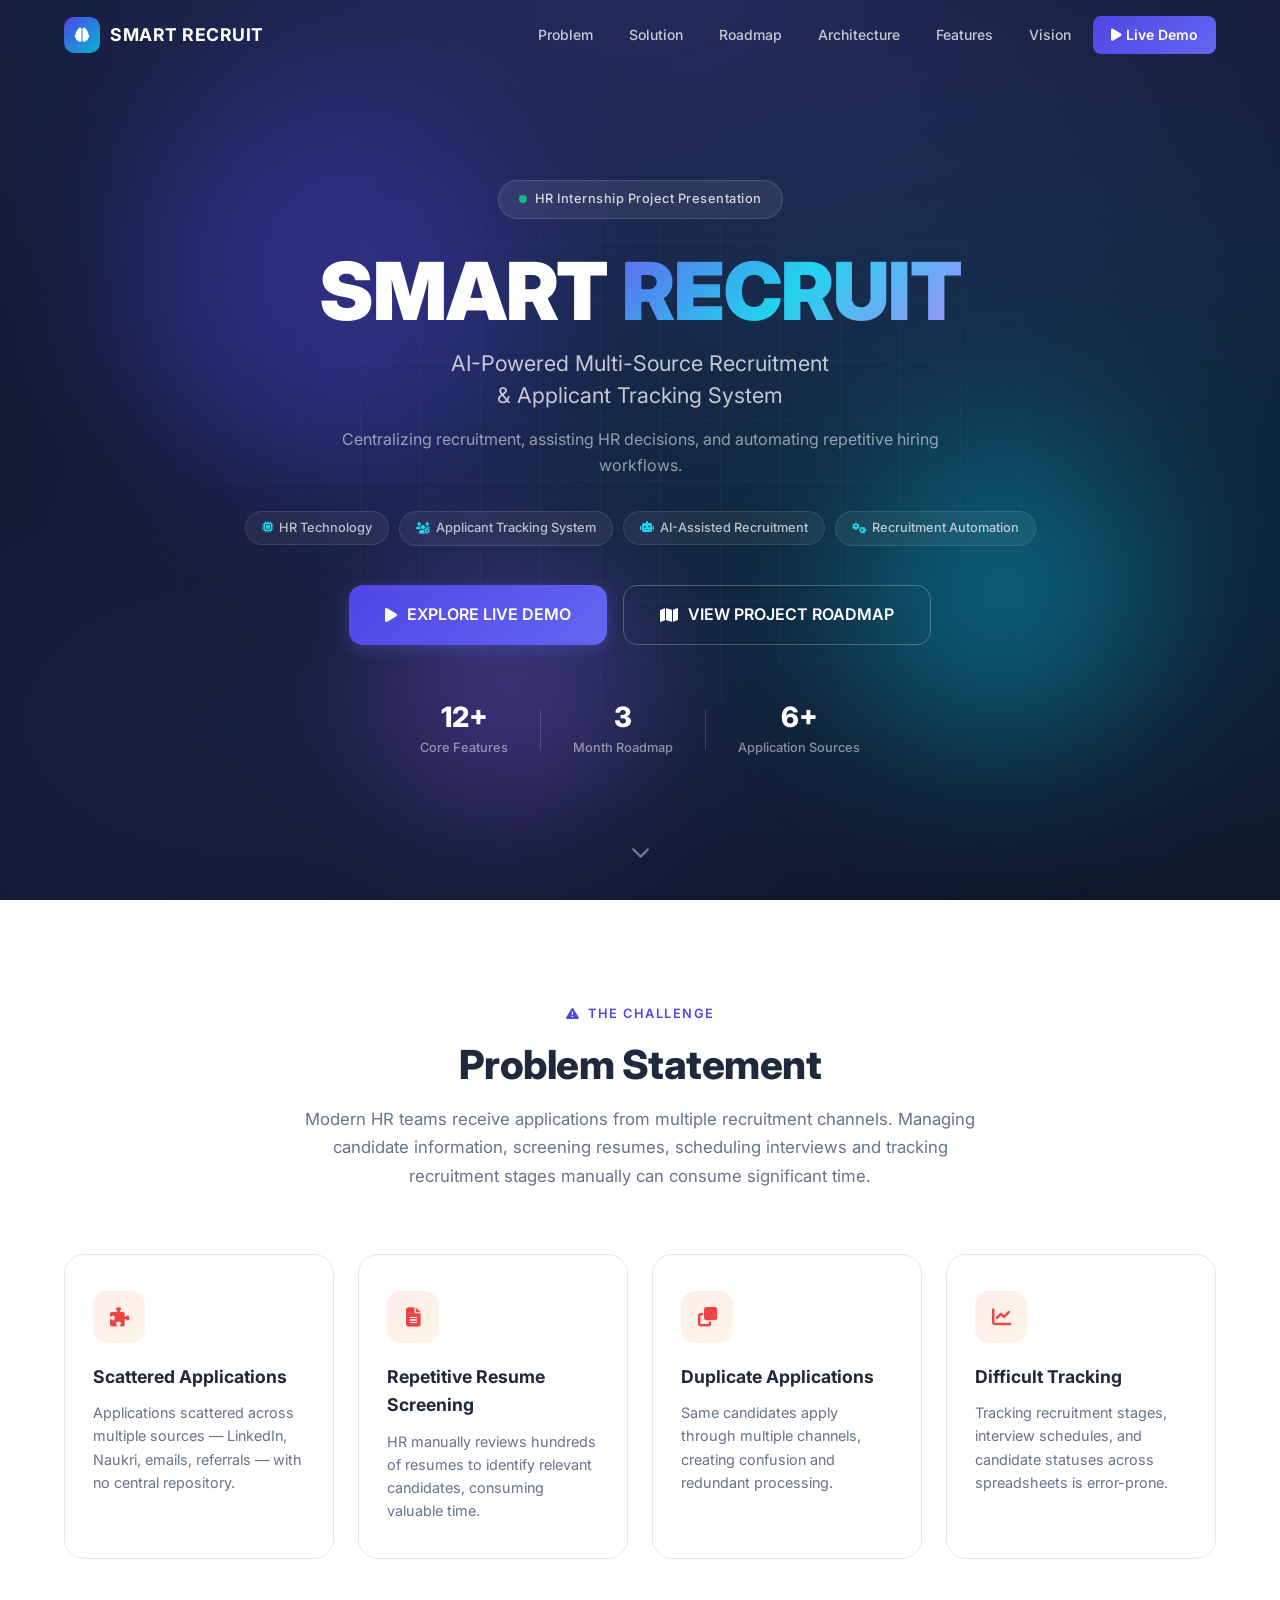
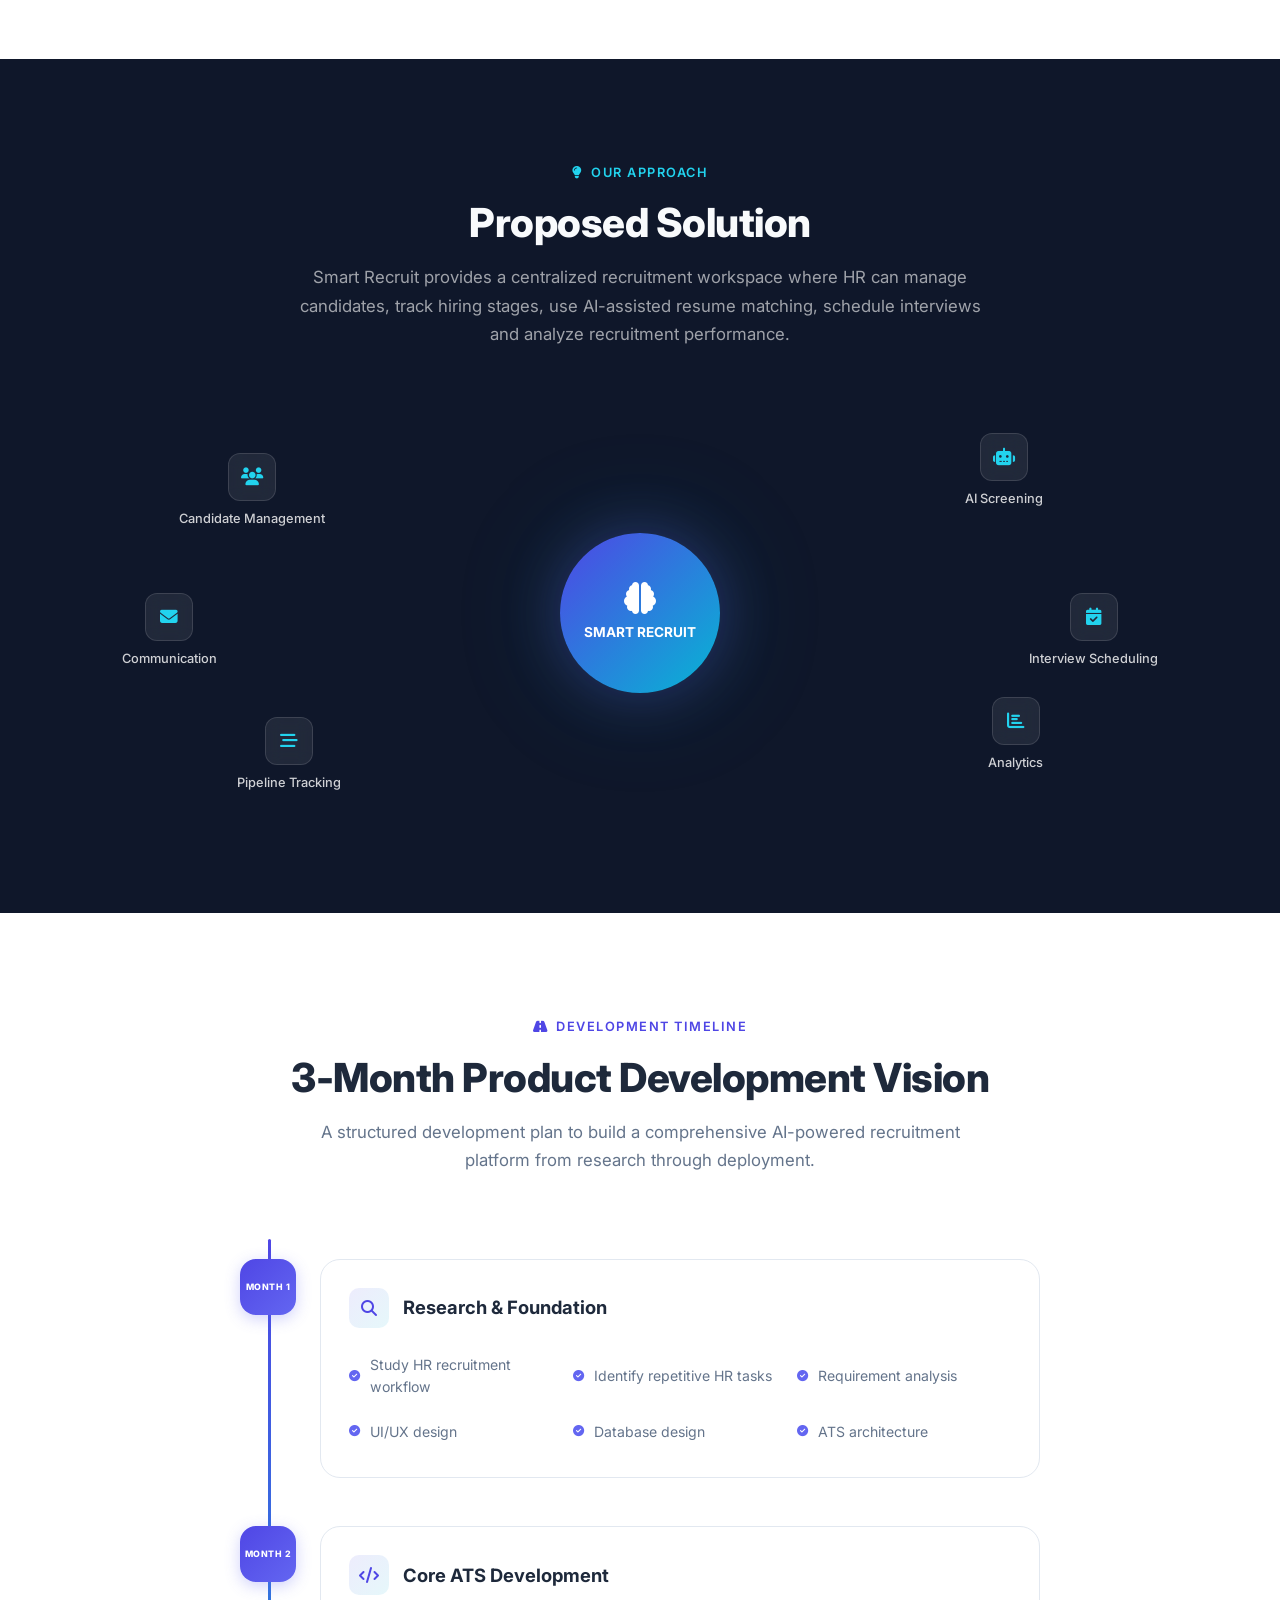
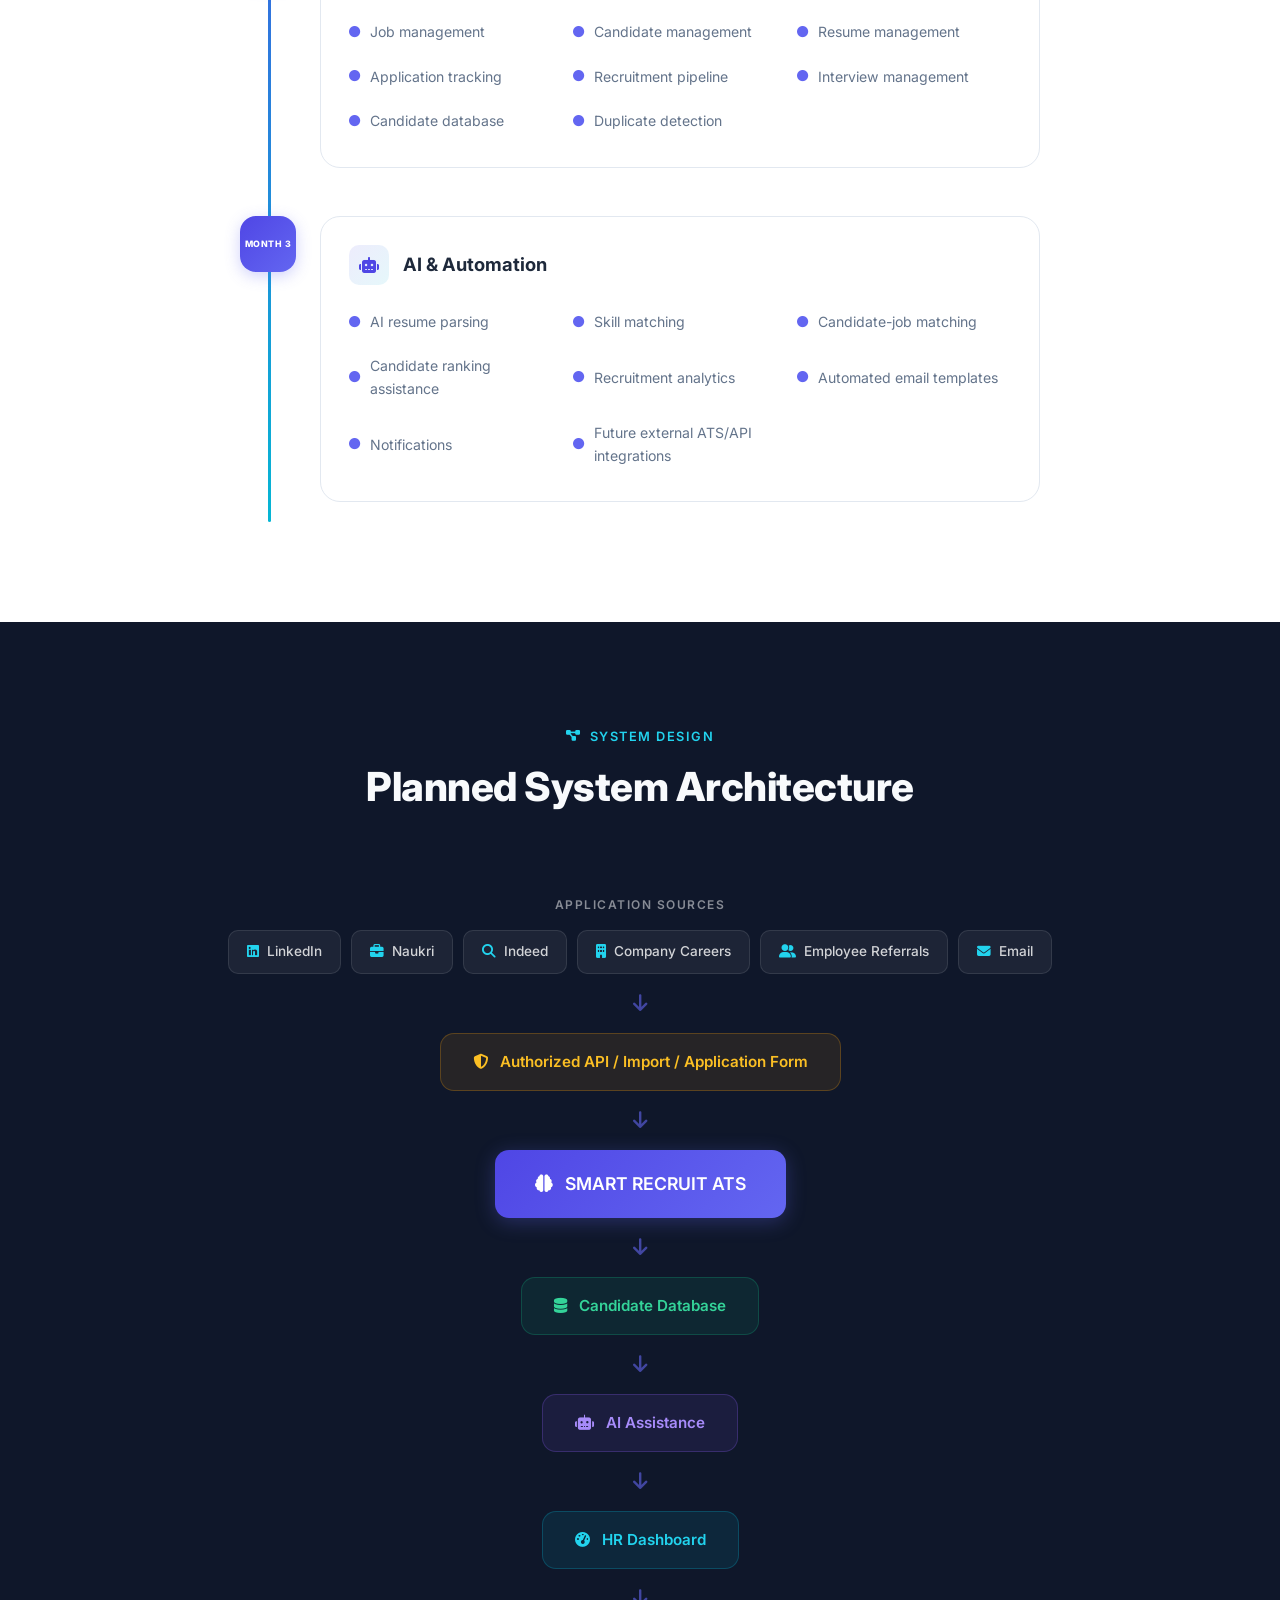
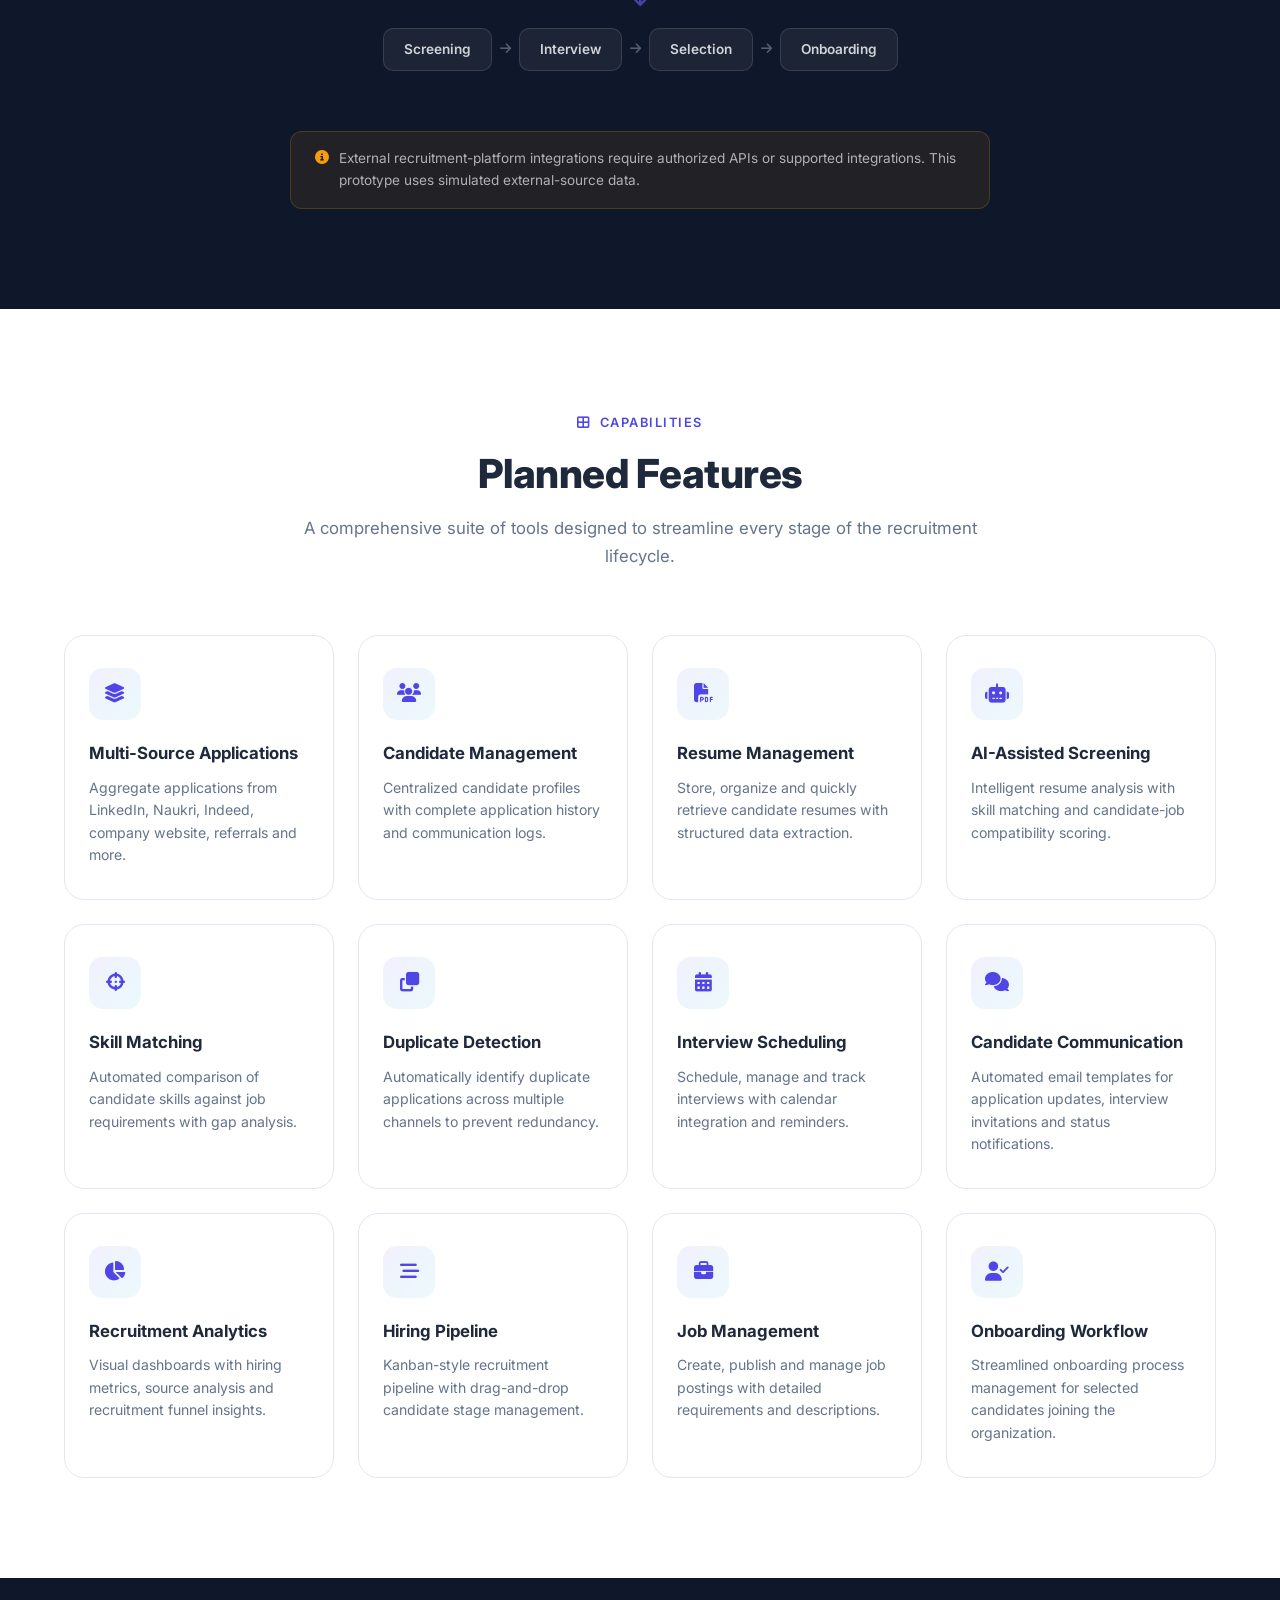
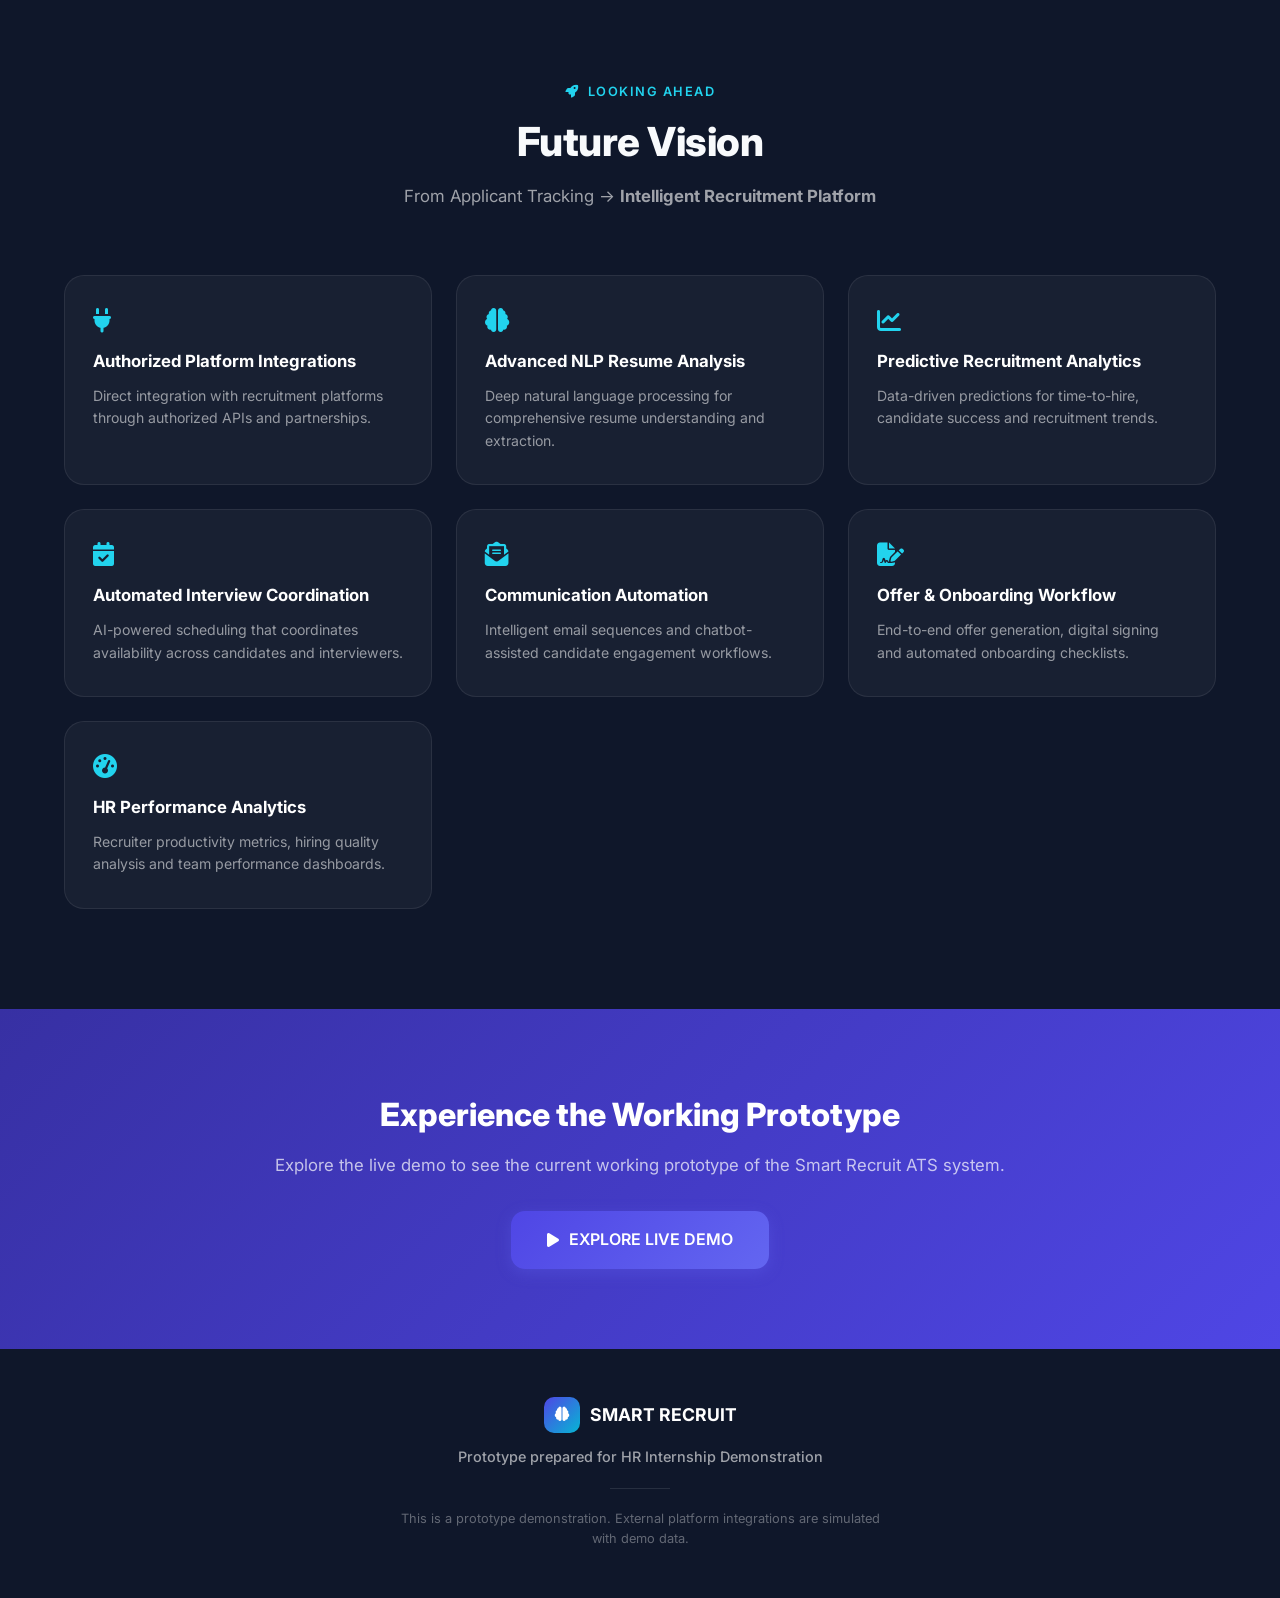
<file: index.html>
<!DOCTYPE html>
<html lang="en">
<head>
    <meta charset="UTF-8">
    <meta name="viewport" content="width=device-width, initial-scale=1.0">
    <title>SMART RECRUIT — AI-Powered Multi-Source Recruitment & ATS</title>
    <meta name="description" content="Smart Recruit is an AI-Powered Multi-Source Recruitment & Applicant Tracking System that centralizes recruitment, assists HR decisions, and automates repetitive hiring workflows.">
    <link rel="preconnect" href="https://fonts.googleapis.com">
    <link rel="preconnect" href="https://fonts.gstatic.com" crossorigin>
    <link href="https://fonts.googleapis.com/css2?family=Inter:wght@300;400;500;600;700;800;900&display=swap" rel="stylesheet">
    <link rel="stylesheet" href="https://cdnjs.cloudflare.com/ajax/libs/font-awesome/6.5.1/css/all.min.css">
    <link rel="stylesheet" href="css/overview.css">
</head>
<body>
    <!-- Navigation -->
    <nav class="nav" id="mainNav">
        <div class="nav-container">
            <a href="#" class="nav-logo">
                <div class="logo-icon"><i class="fas fa-brain"></i></div>
                <span>SMART RECRUIT</span>
            </a>
            <div class="nav-links" id="navLinks">
                <a href="#problem">Problem</a>
                <a href="#solution">Solution</a>
                <a href="#roadmap">Roadmap</a>
                <a href="#architecture">Architecture</a>
                <a href="#features">Features</a>
                <a href="#vision">Vision</a>
                <a href="app.html" class="nav-cta"><i class="fas fa-play"></i> Live Demo</a>
            </div>
            <button class="nav-toggle" id="navToggle" aria-label="Toggle navigation">
                <span></span><span></span><span></span>
            </button>
        </div>
    </nav>

    <!-- Hero Section -->
    <section class="hero" id="hero">
        <div class="hero-bg">
            <div class="hero-gradient"></div>
            <div class="hero-grid"></div>
            <div class="hero-orb hero-orb-1"></div>
            <div class="hero-orb hero-orb-2"></div>
            <div class="hero-orb hero-orb-3"></div>
        </div>
        <div class="hero-content">
            <div class="hero-eyebrow" data-animate="fade-up">
                <span class="eyebrow-dot"></span>
                HR Internship Project Presentation
            </div>
            <h1 class="hero-title" data-animate="fade-up" data-delay="100">
                SMART <span class="gradient-text">RECRUIT</span>
            </h1>
            <p class="hero-subtitle" data-animate="fade-up" data-delay="200">
                AI-Powered Multi-Source Recruitment<br>& Applicant Tracking System
            </p>
            <p class="hero-description" data-animate="fade-up" data-delay="300">
                Centralizing recruitment, assisting HR decisions, and automating repetitive hiring workflows.
            </p>
            <div class="hero-badges" data-animate="fade-up" data-delay="400">
                <span class="badge"><i class="fas fa-microchip"></i> HR Technology</span>
                <span class="badge"><i class="fas fa-users-cog"></i> Applicant Tracking System</span>
                <span class="badge"><i class="fas fa-robot"></i> AI-Assisted Recruitment</span>
                <span class="badge"><i class="fas fa-cogs"></i> Recruitment Automation</span>
            </div>
            <div class="hero-actions" data-animate="fade-up" data-delay="500">
                <a href="app.html" class="btn btn-primary btn-lg">
                    <i class="fas fa-play"></i> EXPLORE LIVE DEMO
                    <span class="btn-shine"></span>
                </a>
                <a href="#roadmap" class="btn btn-outline btn-lg">
                    <i class="fas fa-map"></i> VIEW PROJECT ROADMAP
                </a>
            </div>
            <div class="hero-stats" data-animate="fade-up" data-delay="600">
                <div class="hero-stat">
                    <span class="hero-stat-value">12+</span>
                    <span class="hero-stat-label">Core Features</span>
                </div>
                <div class="hero-stat-divider"></div>
                <div class="hero-stat">
                    <span class="hero-stat-value">3</span>
                    <span class="hero-stat-label">Month Roadmap</span>
                </div>
                <div class="hero-stat-divider"></div>
                <div class="hero-stat">
                    <span class="hero-stat-value">6+</span>
                    <span class="hero-stat-label">Application Sources</span>
                </div>
            </div>
        </div>
        <div class="hero-scroll">
            <a href="#problem"><i class="fas fa-chevron-down"></i></a>
        </div>
    </section>

    <!-- Problem Statement -->
    <section class="section" id="problem">
        <div class="container">
            <div class="section-header" data-animate="fade-up">
                <span class="section-tag"><i class="fas fa-exclamation-triangle"></i> The Challenge</span>
                <h2 class="section-title">Problem Statement</h2>
                <p class="section-desc">
                    Modern HR teams receive applications from multiple recruitment channels. Managing candidate information, screening resumes, scheduling interviews and tracking recruitment stages manually can consume significant time.
                </p>
            </div>
            <div class="problem-grid" data-animate="fade-up" data-delay="200">
                <div class="problem-card">
                    <div class="problem-icon"><i class="fas fa-puzzle-piece"></i></div>
                    <h3>Scattered Applications</h3>
                    <p>Applications scattered across multiple sources — LinkedIn, Naukri, emails, referrals — with no central repository.</p>
                </div>
                <div class="problem-card">
                    <div class="problem-icon"><i class="fas fa-file-alt"></i></div>
                    <h3>Repetitive Resume Screening</h3>
                    <p>HR manually reviews hundreds of resumes to identify relevant candidates, consuming valuable time.</p>
                </div>
                <div class="problem-card">
                    <div class="problem-icon"><i class="fas fa-clone"></i></div>
                    <h3>Duplicate Applications</h3>
                    <p>Same candidates apply through multiple channels, creating confusion and redundant processing.</p>
                </div>
                <div class="problem-card">
                    <div class="problem-icon"><i class="fas fa-chart-line"></i></div>
                    <h3>Difficult Tracking</h3>
                    <p>Tracking recruitment stages, interview schedules, and candidate statuses across spreadsheets is error-prone.</p>
                </div>
            </div>
        </div>
    </section>

    <!-- Solution -->
    <section class="section section-dark" id="solution">
        <div class="container">
            <div class="section-header" data-animate="fade-up">
                <span class="section-tag"><i class="fas fa-lightbulb"></i> Our Approach</span>
                <h2 class="section-title">Proposed Solution</h2>
                <p class="section-desc">
                    Smart Recruit provides a centralized recruitment workspace where HR can manage candidates, track hiring stages, use AI-assisted resume matching, schedule interviews and analyze recruitment performance.
                </p>
            </div>
            <div class="solution-visual" data-animate="fade-up" data-delay="200">
                <div class="solution-center">
                    <div class="solution-hub">
                        <i class="fas fa-brain"></i>
                        <span>SMART RECRUIT</span>
                    </div>
                </div>
                <div class="solution-nodes">
                    <div class="solution-node" style="--i:0"><i class="fas fa-users"></i><span>Candidate Management</span></div>
                    <div class="solution-node" style="--i:1"><i class="fas fa-robot"></i><span>AI Screening</span></div>
                    <div class="solution-node" style="--i:2"><i class="fas fa-calendar-check"></i><span>Interview Scheduling</span></div>
                    <div class="solution-node" style="--i:3"><i class="fas fa-chart-bar"></i><span>Analytics</span></div>
                    <div class="solution-node" style="--i:4"><i class="fas fa-stream"></i><span>Pipeline Tracking</span></div>
                    <div class="solution-node" style="--i:5"><i class="fas fa-envelope"></i><span>Communication</span></div>
                </div>
            </div>
        </div>
    </section>

    <!-- Roadmap -->
    <section class="section" id="roadmap">
        <div class="container">
            <div class="section-header" data-animate="fade-up">
                <span class="section-tag"><i class="fas fa-road"></i> Development Timeline</span>
                <h2 class="section-title">3-Month Product Development Vision</h2>
                <p class="section-desc">
                    A structured development plan to build a comprehensive AI-powered recruitment platform from research through deployment.
                </p>
            </div>
            <div class="timeline" data-animate="fade-up" data-delay="200">
                <div class="timeline-line"></div>

                <div class="timeline-item">
                    <div class="timeline-marker">
                        <div class="timeline-month">MONTH 1</div>
                    </div>
                    <div class="timeline-card">
                        <div class="timeline-card-header">
                            <span class="timeline-icon"><i class="fas fa-search"></i></span>
                            <h3>Research & Foundation</h3>
                        </div>
                        <ul class="timeline-list">
                            <li><i class="fas fa-check-circle"></i> Study HR recruitment workflow</li>
                            <li><i class="fas fa-check-circle"></i> Identify repetitive HR tasks</li>
                            <li><i class="fas fa-check-circle"></i> Requirement analysis</li>
                            <li><i class="fas fa-check-circle"></i> UI/UX design</li>
                            <li><i class="fas fa-check-circle"></i> Database design</li>
                            <li><i class="fas fa-check-circle"></i> ATS architecture</li>
                        </ul>
                    </div>
                </div>

                <div class="timeline-item">
                    <div class="timeline-marker">
                        <div class="timeline-month">MONTH 2</div>
                    </div>
                    <div class="timeline-card">
                        <div class="timeline-card-header">
                            <span class="timeline-icon"><i class="fas fa-code"></i></span>
                            <h3>Core ATS Development</h3>
                        </div>
                        <ul class="timeline-list">
                            <li><i class="fas fa-circle"></i> Job management</li>
                            <li><i class="fas fa-circle"></i> Candidate management</li>
                            <li><i class="fas fa-circle"></i> Resume management</li>
                            <li><i class="fas fa-circle"></i> Application tracking</li>
                            <li><i class="fas fa-circle"></i> Recruitment pipeline</li>
                            <li><i class="fas fa-circle"></i> Interview management</li>
                            <li><i class="fas fa-circle"></i> Candidate database</li>
                            <li><i class="fas fa-circle"></i> Duplicate detection</li>
                        </ul>
                    </div>
                </div>

                <div class="timeline-item">
                    <div class="timeline-marker">
                        <div class="timeline-month">MONTH 3</div>
                    </div>
                    <div class="timeline-card">
                        <div class="timeline-card-header">
                            <span class="timeline-icon"><i class="fas fa-robot"></i></span>
                            <h3>AI & Automation</h3>
                        </div>
                        <ul class="timeline-list">
                            <li><i class="fas fa-circle"></i> AI resume parsing</li>
                            <li><i class="fas fa-circle"></i> Skill matching</li>
                            <li><i class="fas fa-circle"></i> Candidate-job matching</li>
                            <li><i class="fas fa-circle"></i> Candidate ranking assistance</li>
                            <li><i class="fas fa-circle"></i> Recruitment analytics</li>
                            <li><i class="fas fa-circle"></i> Automated email templates</li>
                            <li><i class="fas fa-circle"></i> Notifications</li>
                            <li><i class="fas fa-circle"></i> Future external ATS/API integrations</li>
                        </ul>
                    </div>
                </div>
            </div>
        </div>
    </section>

    <!-- Architecture -->
    <section class="section section-dark" id="architecture">
        <div class="container">
            <div class="section-header" data-animate="fade-up">
                <span class="section-tag"><i class="fas fa-project-diagram"></i> System Design</span>
                <h2 class="section-title">Planned System Architecture</h2>
            </div>
            <div class="architecture" data-animate="fade-up" data-delay="200">
                <div class="arch-row">
                    <div class="arch-group">
                        <div class="arch-label">Application Sources</div>
                        <div class="arch-sources">
                            <div class="arch-source"><i class="fab fa-linkedin"></i> LinkedIn</div>
                            <div class="arch-source"><i class="fas fa-briefcase"></i> Naukri</div>
                            <div class="arch-source"><i class="fas fa-search"></i> Indeed</div>
                            <div class="arch-source"><i class="fas fa-building"></i> Company Careers</div>
                            <div class="arch-source"><i class="fas fa-user-friends"></i> Employee Referrals</div>
                            <div class="arch-source"><i class="fas fa-envelope"></i> Email</div>
                        </div>
                    </div>
                </div>
                <div class="arch-arrow"><i class="fas fa-arrow-down"></i></div>
                <div class="arch-row">
                    <div class="arch-box arch-gateway">
                        <i class="fas fa-shield-alt"></i>
                        <span>Authorized API / Import / Application Form</span>
                    </div>
                </div>
                <div class="arch-arrow"><i class="fas fa-arrow-down"></i></div>
                <div class="arch-row">
                    <div class="arch-box arch-core">
                        <i class="fas fa-brain"></i>
                        <span>SMART RECRUIT ATS</span>
                    </div>
                </div>
                <div class="arch-arrow"><i class="fas fa-arrow-down"></i></div>
                <div class="arch-row">
                    <div class="arch-box arch-db">
                        <i class="fas fa-database"></i>
                        <span>Candidate Database</span>
                    </div>
                </div>
                <div class="arch-arrow"><i class="fas fa-arrow-down"></i></div>
                <div class="arch-row">
                    <div class="arch-box arch-ai">
                        <i class="fas fa-robot"></i>
                        <span>AI Assistance</span>
                    </div>
                </div>
                <div class="arch-arrow"><i class="fas fa-arrow-down"></i></div>
                <div class="arch-row">
                    <div class="arch-box arch-dashboard">
                        <i class="fas fa-tachometer-alt"></i>
                        <span>HR Dashboard</span>
                    </div>
                </div>
                <div class="arch-arrow"><i class="fas fa-arrow-down"></i></div>
                <div class="arch-row">
                    <div class="arch-pipeline">
                        <div class="arch-stage">Screening</div>
                        <div class="arch-stage-arrow"><i class="fas fa-arrow-right"></i></div>
                        <div class="arch-stage">Interview</div>
                        <div class="arch-stage-arrow"><i class="fas fa-arrow-right"></i></div>
                        <div class="arch-stage">Selection</div>
                        <div class="arch-stage-arrow"><i class="fas fa-arrow-right"></i></div>
                        <div class="arch-stage">Onboarding</div>
                    </div>
                </div>
            </div>
            <div class="arch-disclaimer" data-animate="fade-up" data-delay="300">
                <i class="fas fa-info-circle"></i>
                External recruitment-platform integrations require authorized APIs or supported integrations. This prototype uses simulated external-source data.
            </div>
        </div>
    </section>

    <!-- Features -->
    <section class="section" id="features">
        <div class="container">
            <div class="section-header" data-animate="fade-up">
                <span class="section-tag"><i class="fas fa-th-large"></i> Capabilities</span>
                <h2 class="section-title">Planned Features</h2>
                <p class="section-desc">A comprehensive suite of tools designed to streamline every stage of the recruitment lifecycle.</p>
            </div>
            <div class="features-grid" data-animate="fade-up" data-delay="200">
                <div class="feature-card">
                    <div class="feature-icon"><i class="fas fa-layer-group"></i></div>
                    <h3>Multi-Source Applications</h3>
                    <p>Aggregate applications from LinkedIn, Naukri, Indeed, company website, referrals and more.</p>
                </div>
                <div class="feature-card">
                    <div class="feature-icon"><i class="fas fa-users"></i></div>
                    <h3>Candidate Management</h3>
                    <p>Centralized candidate profiles with complete application history and communication logs.</p>
                </div>
                <div class="feature-card">
                    <div class="feature-icon"><i class="fas fa-file-pdf"></i></div>
                    <h3>Resume Management</h3>
                    <p>Store, organize and quickly retrieve candidate resumes with structured data extraction.</p>
                </div>
                <div class="feature-card">
                    <div class="feature-icon"><i class="fas fa-robot"></i></div>
                    <h3>AI-Assisted Screening</h3>
                    <p>Intelligent resume analysis with skill matching and candidate-job compatibility scoring.</p>
                </div>
                <div class="feature-card">
                    <div class="feature-icon"><i class="fas fa-crosshairs"></i></div>
                    <h3>Skill Matching</h3>
                    <p>Automated comparison of candidate skills against job requirements with gap analysis.</p>
                </div>
                <div class="feature-card">
                    <div class="feature-icon"><i class="fas fa-clone"></i></div>
                    <h3>Duplicate Detection</h3>
                    <p>Automatically identify duplicate applications across multiple channels to prevent redundancy.</p>
                </div>
                <div class="feature-card">
                    <div class="feature-icon"><i class="fas fa-calendar-alt"></i></div>
                    <h3>Interview Scheduling</h3>
                    <p>Schedule, manage and track interviews with calendar integration and reminders.</p>
                </div>
                <div class="feature-card">
                    <div class="feature-icon"><i class="fas fa-comments"></i></div>
                    <h3>Candidate Communication</h3>
                    <p>Automated email templates for application updates, interview invitations and status notifications.</p>
                </div>
                <div class="feature-card">
                    <div class="feature-icon"><i class="fas fa-chart-pie"></i></div>
                    <h3>Recruitment Analytics</h3>
                    <p>Visual dashboards with hiring metrics, source analysis and recruitment funnel insights.</p>
                </div>
                <div class="feature-card">
                    <div class="feature-icon"><i class="fas fa-stream"></i></div>
                    <h3>Hiring Pipeline</h3>
                    <p>Kanban-style recruitment pipeline with drag-and-drop candidate stage management.</p>
                </div>
                <div class="feature-card">
                    <div class="feature-icon"><i class="fas fa-briefcase"></i></div>
                    <h3>Job Management</h3>
                    <p>Create, publish and manage job postings with detailed requirements and descriptions.</p>
                </div>
                <div class="feature-card">
                    <div class="feature-icon"><i class="fas fa-user-check"></i></div>
                    <h3>Onboarding Workflow</h3>
                    <p>Streamlined onboarding process management for selected candidates joining the organization.</p>
                </div>
            </div>
        </div>
    </section>

    <!-- Future Vision -->
    <section class="section section-dark" id="vision">
        <div class="container">
            <div class="section-header" data-animate="fade-up">
                <span class="section-tag"><i class="fas fa-rocket"></i> Looking Ahead</span>
                <h2 class="section-title">Future Vision</h2>
                <p class="section-desc">
                    From Applicant Tracking → <strong>Intelligent Recruitment Platform</strong>
                </p>
            </div>
            <div class="vision-grid" data-animate="fade-up" data-delay="200">
                <div class="vision-card">
                    <i class="fas fa-plug"></i>
                    <h3>Authorized Platform Integrations</h3>
                    <p>Direct integration with recruitment platforms through authorized APIs and partnerships.</p>
                </div>
                <div class="vision-card">
                    <i class="fas fa-brain"></i>
                    <h3>Advanced NLP Resume Analysis</h3>
                    <p>Deep natural language processing for comprehensive resume understanding and extraction.</p>
                </div>
                <div class="vision-card">
                    <i class="fas fa-chart-line"></i>
                    <h3>Predictive Recruitment Analytics</h3>
                    <p>Data-driven predictions for time-to-hire, candidate success and recruitment trends.</p>
                </div>
                <div class="vision-card">
                    <i class="fas fa-calendar-check"></i>
                    <h3>Automated Interview Coordination</h3>
                    <p>AI-powered scheduling that coordinates availability across candidates and interviewers.</p>
                </div>
                <div class="vision-card">
                    <i class="fas fa-envelope-open-text"></i>
                    <h3>Communication Automation</h3>
                    <p>Intelligent email sequences and chatbot-assisted candidate engagement workflows.</p>
                </div>
                <div class="vision-card">
                    <i class="fas fa-file-signature"></i>
                    <h3>Offer & Onboarding Workflow</h3>
                    <p>End-to-end offer generation, digital signing and automated onboarding checklists.</p>
                </div>
                <div class="vision-card">
                    <i class="fas fa-tachometer-alt"></i>
                    <h3>HR Performance Analytics</h3>
                    <p>Recruiter productivity metrics, hiring quality analysis and team performance dashboards.</p>
                </div>
            </div>
        </div>
    </section>

    <!-- CTA Section -->
    <section class="section cta-section">
        <div class="container">
            <div class="cta-content" data-animate="fade-up">
                <h2>Experience the Working Prototype</h2>
                <p>Explore the live demo to see the current working prototype of the Smart Recruit ATS system.</p>
                <a href="app.html" class="btn btn-primary btn-lg">
                    <i class="fas fa-play"></i> EXPLORE LIVE DEMO
                    <span class="btn-shine"></span>
                </a>
            </div>
        </div>
    </section>

    <!-- Footer -->
    <footer class="footer">
        <div class="container">
            <div class="footer-content">
                <div class="footer-logo">
                    <div class="logo-icon"><i class="fas fa-brain"></i></div>
                    <span>SMART RECRUIT</span>
                </div>
                <p class="footer-text">Prototype prepared for HR Internship Demonstration</p>
                <div class="footer-divider"></div>
                <p class="footer-note">This is a prototype demonstration. External platform integrations are simulated with demo data.</p>
            </div>
        </div>
    </footer>

    <script src="js/overview.js"></script>
</body>
</html>
</file>
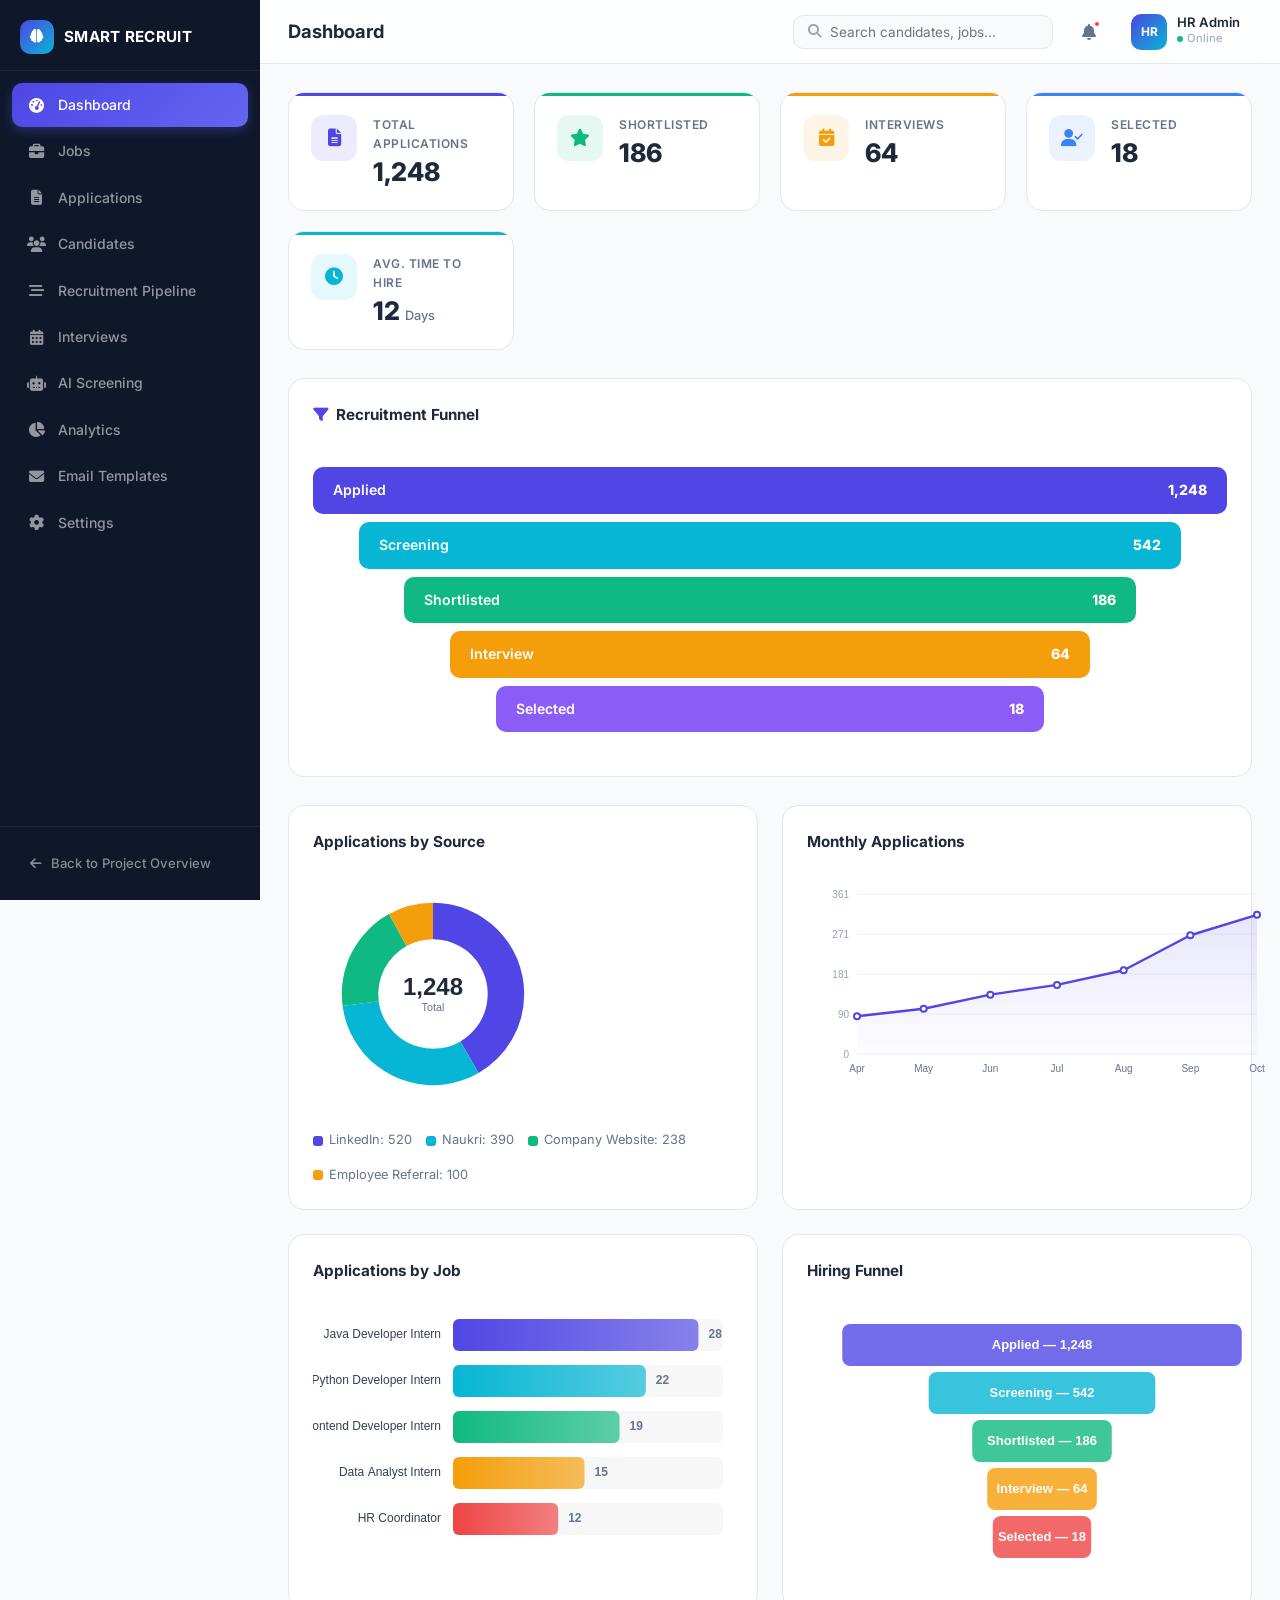
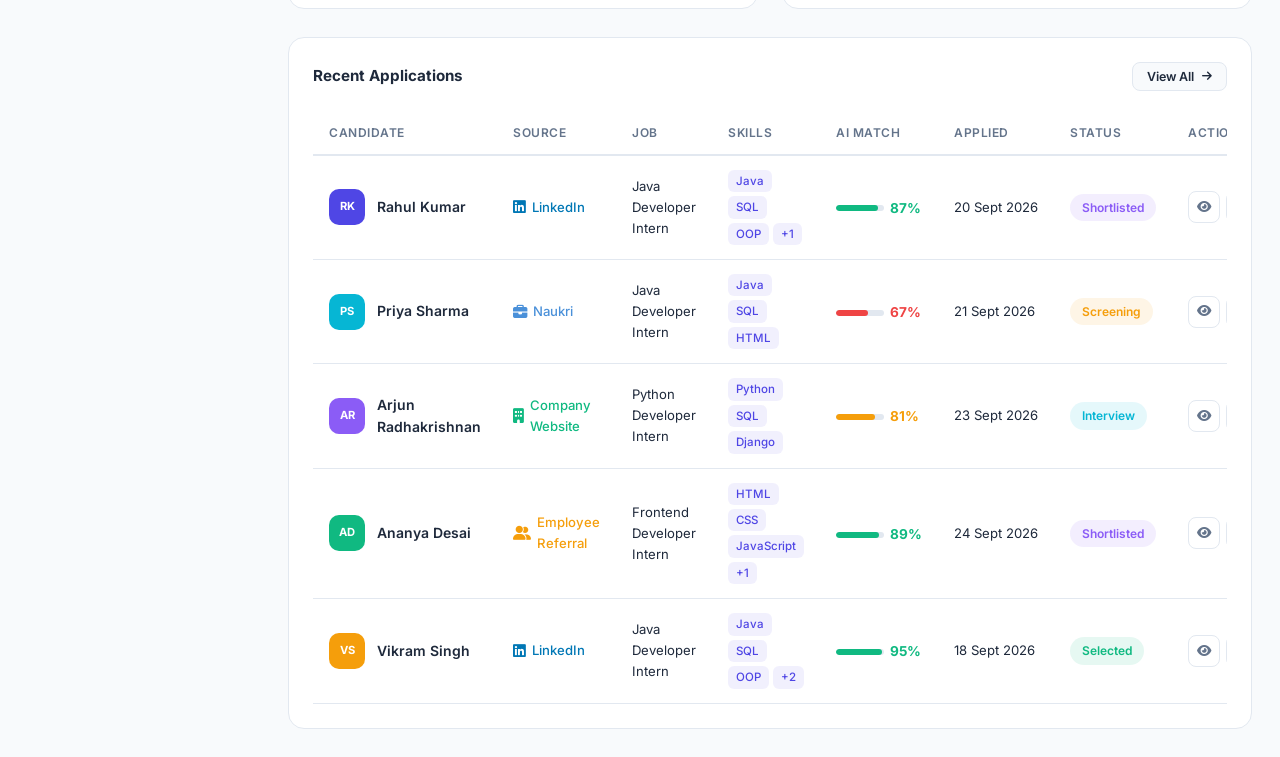
<file: app.html>
<!DOCTYPE html>
<html lang="en">
<head>
    <meta charset="UTF-8">
    <meta name="viewport" content="width=device-width, initial-scale=1.0">
    <title>SMART RECRUIT — ATS Dashboard</title>
    <meta name="description" content="Smart Recruit ATS Dashboard — Manage candidates, track recruitment pipeline, schedule interviews and analyze hiring performance.">
    <link rel="preconnect" href="https://fonts.googleapis.com">
    <link rel="preconnect" href="https://fonts.gstatic.com" crossorigin>
    <link href="https://fonts.googleapis.com/css2?family=Inter:wght@300;400;500;600;700;800;900&display=swap" rel="stylesheet">
    <link rel="stylesheet" href="https://cdnjs.cloudflare.com/ajax/libs/font-awesome/6.5.1/css/all.min.css">
    <link rel="stylesheet" href="css/dashboard.css">
</head>
<body>
    <!-- Sidebar -->
    <aside class="sidebar" id="sidebar">
        <div class="sidebar-header">
            <div class="sidebar-logo">
                <div class="logo-icon"><i class="fas fa-brain"></i></div>
                <span>SMART RECRUIT</span>
            </div>
            <button class="sidebar-close" id="sidebarClose"><i class="fas fa-times"></i></button>
        </div>
        <nav class="sidebar-nav">
            <a href="#" class="sidebar-link active" data-page="dashboard">
                <i class="fas fa-tachometer-alt"></i><span>Dashboard</span>
            </a>
            <a href="#" class="sidebar-link" data-page="jobs">
                <i class="fas fa-briefcase"></i><span>Jobs</span>
            </a>
            <a href="#" class="sidebar-link" data-page="applications">
                <i class="fas fa-file-alt"></i><span>Applications</span>
            </a>
            <a href="#" class="sidebar-link" data-page="candidates">
                <i class="fas fa-users"></i><span>Candidates</span>
            </a>
            <a href="#" class="sidebar-link" data-page="pipeline">
                <i class="fas fa-stream"></i><span>Recruitment Pipeline</span>
            </a>
            <a href="#" class="sidebar-link" data-page="interviews">
                <i class="fas fa-calendar-alt"></i><span>Interviews</span>
            </a>
            <a href="#" class="sidebar-link" data-page="ai-screening">
                <i class="fas fa-robot"></i><span>AI Screening</span>
            </a>
            <a href="#" class="sidebar-link" data-page="analytics">
                <i class="fas fa-chart-pie"></i><span>Analytics</span>
            </a>
            <a href="#" class="sidebar-link" data-page="emails">
                <i class="fas fa-envelope"></i><span>Email Templates</span>
            </a>
            <a href="#" class="sidebar-link" data-page="settings">
                <i class="fas fa-cog"></i><span>Settings</span>
            </a>
        </nav>
        <div class="sidebar-footer">
            <a href="index.html" class="sidebar-back">
                <i class="fas fa-arrow-left"></i><span>Back to Project Overview</span>
            </a>
        </div>
    </aside>

    <!-- Main Content -->
    <main class="main" id="main">
        <!-- Top bar -->
        <header class="topbar">
            <div class="topbar-left">
                <button class="topbar-toggle" id="sidebarToggle"><i class="fas fa-bars"></i></button>
                <h1 class="topbar-title" id="pageTitle">Dashboard</h1>
            </div>
            <div class="topbar-right">
                <div class="topbar-search">
                    <i class="fas fa-search"></i>
                    <input type="text" placeholder="Search candidates, jobs..." id="globalSearch">
                </div>
                <button class="topbar-icon-btn" id="notifBtn"><i class="fas fa-bell"></i><span class="notif-dot"></span></button>
                <div class="topbar-user">
                    <div class="user-avatar">HR</div>
                    <div class="user-info">
                        <span class="user-name">HR Admin</span>
                        <span class="user-status"><span class="status-dot"></span> Online</span>
                    </div>
                </div>
            </div>
        </header>

        <!-- Page Content Container -->
        <div class="page-content" id="pageContent">
            <!-- Pages are rendered dynamically by JS -->
        </div>
    </main>

    <!-- Toast Container -->
    <div class="toast-container" id="toastContainer"></div>

    <!-- Modal Container -->
    <div class="modal-overlay" id="modalOverlay">
        <div class="modal" id="modal">
            <div class="modal-header">
                <h3 class="modal-title" id="modalTitle"></h3>
                <button class="modal-close" id="modalClose"><i class="fas fa-times"></i></button>
            </div>
            <div class="modal-body" id="modalBody"></div>
        </div>
    </div>

    <script src="js/data.js"></script>
    <script src="js/charts.js"></script>
    <script src="js/dashboard.js"></script>
</body>
</html>
</file>
<file: css/overview.css>
/* ========================================
   SMART RECRUIT — Overview Page Styles
   ======================================== */

:root {
    --primary: #4f46e5;
    --primary-light: #6366f1;
    --primary-dark: #3730a3;
    --primary-glow: rgba(99, 102, 241, 0.3);
    --accent: #06b6d4;
    --accent-light: #22d3ee;
    --surface: #ffffff;
    --surface-2: #f8fafc;
    --surface-3: #f1f5f9;
    --bg-dark: #0f172a;
    --bg-dark-2: #1e293b;
    --bg-dark-3: #334155;
    --text: #1e293b;
    --text-muted: #64748b;
    --text-light: #94a3b8;
    --text-white: #f8fafc;
    --border: #e2e8f0;
    --border-light: #f1f5f9;
    --success: #10b981;
    --warning: #f59e0b;
    --danger: #ef4444;
    --radius: 12px;
    --radius-lg: 20px;
    --radius-xl: 28px;
    --shadow-sm: 0 1px 2px rgba(0,0,0,0.05);
    --shadow: 0 4px 6px -1px rgba(0,0,0,0.07), 0 2px 4px -2px rgba(0,0,0,0.05);
    --shadow-md: 0 10px 15px -3px rgba(0,0,0,0.08), 0 4px 6px -4px rgba(0,0,0,0.05);
    --shadow-lg: 0 20px 25px -5px rgba(0,0,0,0.08), 0 8px 10px -6px rgba(0,0,0,0.04);
    --shadow-xl: 0 25px 50px -12px rgba(0,0,0,0.15);
    --transition: all 0.3s cubic-bezier(0.4, 0, 0.2, 1);
}

*, *::before, *::after {
    margin: 0;
    padding: 0;
    box-sizing: border-box;
}

html {
    scroll-behavior: smooth;
    -webkit-font-smoothing: antialiased;
    -moz-osx-font-smoothing: grayscale;
}

body {
    font-family: 'Inter', -apple-system, BlinkMacSystemFont, sans-serif;
    color: var(--text);
    background: var(--surface);
    line-height: 1.6;
    overflow-x: hidden;
}

.container {
    max-width: 1200px;
    margin: 0 auto;
    padding: 0 24px;
}

/* ---- Navigation ---- */
.nav {
    position: fixed;
    top: 0;
    left: 0;
    right: 0;
    z-index: 1000;
    padding: 16px 0;
    transition: var(--transition);
    background: transparent;
}

.nav.scrolled {
    background: rgba(15, 23, 42, 0.85);
    backdrop-filter: blur(20px);
    -webkit-backdrop-filter: blur(20px);
    padding: 10px 0;
    box-shadow: 0 4px 30px rgba(0, 0, 0, 0.15);
}

.nav-container {
    max-width: 1200px;
    margin: 0 auto;
    padding: 0 24px;
    display: flex;
    align-items: center;
    justify-content: space-between;
}

.nav-logo {
    display: flex;
    align-items: center;
    gap: 10px;
    text-decoration: none;
    color: white;
    font-weight: 700;
    font-size: 1.1rem;
    letter-spacing: 0.5px;
}

.logo-icon {
    width: 36px;
    height: 36px;
    border-radius: 10px;
    background: linear-gradient(135deg, var(--primary), var(--accent));
    display: flex;
    align-items: center;
    justify-content: center;
    color: white;
    font-size: 0.9rem;
}

.nav-links {
    display: flex;
    align-items: center;
    gap: 8px;
}

.nav-links a {
    color: rgba(255, 255, 255, 0.75);
    text-decoration: none;
    font-size: 0.875rem;
    font-weight: 500;
    padding: 8px 14px;
    border-radius: 8px;
    transition: var(--transition);
}

.nav-links a:hover {
    color: white;
    background: rgba(255, 255, 255, 0.1);
}

.nav-cta {
    background: linear-gradient(135deg, var(--primary), var(--primary-light)) !important;
    color: white !important;
    padding: 8px 18px !important;
    border-radius: 8px !important;
    font-weight: 600 !important;
}

.nav-cta:hover {
    transform: translateY(-1px);
    box-shadow: 0 4px 15px var(--primary-glow);
}

.nav-toggle {
    display: none;
    flex-direction: column;
    gap: 5px;
    background: none;
    border: none;
    cursor: pointer;
    padding: 4px;
}

.nav-toggle span {
    width: 24px;
    height: 2px;
    background: white;
    border-radius: 2px;
    transition: var(--transition);
}

/* ---- Hero Section ---- */
.hero {
    position: relative;
    min-height: 100vh;
    display: flex;
    align-items: center;
    justify-content: center;
    overflow: hidden;
    padding: 120px 24px 80px;
}

.hero-bg {
    position: absolute;
    inset: 0;
    background: var(--bg-dark);
}

.hero-gradient {
    position: absolute;
    inset: 0;
    background: 
        radial-gradient(ellipse 80% 60% at 50% 0%, rgba(99, 102, 241, 0.25), transparent),
        radial-gradient(ellipse 60% 50% at 80% 50%, rgba(6, 182, 212, 0.15), transparent),
        radial-gradient(ellipse 60% 50% at 20% 80%, rgba(99, 102, 241, 0.1), transparent);
}

.hero-grid {
    position: absolute;
    inset: 0;
    background-image: 
        linear-gradient(rgba(255,255,255,0.03) 1px, transparent 1px),
        linear-gradient(90deg, rgba(255,255,255,0.03) 1px, transparent 1px);
    background-size: 60px 60px;
    mask-image: radial-gradient(ellipse 70% 60% at 50% 50%, black 30%, transparent 70%);
}

.hero-orb {
    position: absolute;
    border-radius: 50%;
    filter: blur(80px);
    opacity: 0.4;
    animation: float 8s ease-in-out infinite;
}

.hero-orb-1 {
    width: 400px;
    height: 400px;
    background: var(--primary);
    top: 10%;
    left: 10%;
    animation-delay: 0s;
}

.hero-orb-2 {
    width: 300px;
    height: 300px;
    background: var(--accent);
    top: 50%;
    right: 10%;
    animation-delay: 2s;
}

.hero-orb-3 {
    width: 250px;
    height: 250px;
    background: #8b5cf6;
    bottom: 10%;
    left: 30%;
    animation-delay: 4s;
}

@keyframes float {
    0%, 100% { transform: translate(0, 0) scale(1); }
    33% { transform: translate(15px, -20px) scale(1.05); }
    66% { transform: translate(-10px, 15px) scale(0.95); }
}

.hero-content {
    position: relative;
    text-align: center;
    max-width: 800px;
    z-index: 2;
}

.hero-eyebrow {
    display: inline-flex;
    align-items: center;
    gap: 8px;
    background: rgba(255, 255, 255, 0.08);
    border: 1px solid rgba(255, 255, 255, 0.12);
    border-radius: 100px;
    padding: 8px 20px;
    font-size: 0.8rem;
    font-weight: 500;
    color: rgba(255, 255, 255, 0.8);
    letter-spacing: 0.5px;
    margin-bottom: 28px;
    backdrop-filter: blur(10px);
}

.eyebrow-dot {
    width: 8px;
    height: 8px;
    border-radius: 50%;
    background: var(--success);
    animation: pulse-dot 2s ease-in-out infinite;
}

@keyframes pulse-dot {
    0%, 100% { opacity: 1; transform: scale(1); }
    50% { opacity: 0.5; transform: scale(0.8); }
}

.hero-title {
    font-size: clamp(2.5rem, 7vw, 5rem);
    font-weight: 900;
    color: white;
    line-height: 1.1;
    letter-spacing: -1px;
    margin-bottom: 12px;
}

.gradient-text {
    background: linear-gradient(135deg, var(--primary-light), var(--accent-light), #a78bfa);
    -webkit-background-clip: text;
    -webkit-text-fill-color: transparent;
    background-clip: text;
}

.hero-subtitle {
    font-size: clamp(1rem, 2.5vw, 1.35rem);
    color: rgba(255, 255, 255, 0.75);
    font-weight: 400;
    line-height: 1.5;
    margin-bottom: 16px;
}

.hero-description {
    font-size: 1rem;
    color: rgba(255, 255, 255, 0.55);
    max-width: 600px;
    margin: 0 auto 32px;
}

.hero-badges {
    display: flex;
    flex-wrap: wrap;
    gap: 10px;
    justify-content: center;
    margin-bottom: 40px;
}

.badge {
    display: inline-flex;
    align-items: center;
    gap: 6px;
    background: rgba(255, 255, 255, 0.06);
    border: 1px solid rgba(255, 255, 255, 0.1);
    border-radius: 100px;
    padding: 6px 16px;
    font-size: 0.8rem;
    color: rgba(255, 255, 255, 0.7);
    font-weight: 500;
    backdrop-filter: blur(8px);
    transition: var(--transition);
}

.badge:hover {
    background: rgba(255, 255, 255, 0.1);
    border-color: rgba(255, 255, 255, 0.2);
    color: white;
}

.badge i {
    font-size: 0.7rem;
    color: var(--accent-light);
}

.hero-actions {
    display: flex;
    gap: 16px;
    justify-content: center;
    flex-wrap: wrap;
    margin-bottom: 56px;
}

/* Buttons */
.btn {
    display: inline-flex;
    align-items: center;
    gap: 10px;
    font-family: 'Inter', sans-serif;
    font-weight: 600;
    font-size: 0.9rem;
    padding: 12px 28px;
    border-radius: 12px;
    border: none;
    cursor: pointer;
    text-decoration: none;
    transition: var(--transition);
    position: relative;
    overflow: hidden;
}

.btn-lg {
    padding: 16px 36px;
    font-size: 1rem;
    border-radius: 14px;
}

.btn-primary {
    background: linear-gradient(135deg, var(--primary), var(--primary-light));
    color: white;
    box-shadow: 0 4px 15px var(--primary-glow);
}

.btn-primary:hover {
    transform: translateY(-2px);
    box-shadow: 0 8px 25px var(--primary-glow);
}

.btn-shine {
    position: absolute;
    top: 0;
    left: -100%;
    width: 100%;
    height: 100%;
    background: linear-gradient(90deg, transparent, rgba(255,255,255,0.2), transparent);
    animation: shine 3s ease-in-out infinite;
}

@keyframes shine {
    0%, 100% { left: -100%; }
    50% { left: 100%; }
}

.btn-outline {
    background: transparent;
    color: white;
    border: 1.5px solid rgba(255, 255, 255, 0.25);
}

.btn-outline:hover {
    background: rgba(255, 255, 255, 0.08);
    border-color: rgba(255, 255, 255, 0.4);
    transform: translateY(-2px);
}

.hero-stats {
    display: flex;
    align-items: center;
    justify-content: center;
    gap: 32px;
}

.hero-stat {
    text-align: center;
}

.hero-stat-value {
    display: block;
    font-size: 1.75rem;
    font-weight: 800;
    color: white;
    line-height: 1.2;
}

.hero-stat-label {
    font-size: 0.8rem;
    color: rgba(255, 255, 255, 0.5);
    font-weight: 500;
}

.hero-stat-divider {
    width: 1px;
    height: 40px;
    background: rgba(255, 255, 255, 0.15);
}

.hero-scroll {
    position: absolute;
    bottom: 32px;
    left: 50%;
    transform: translateX(-50%);
    z-index: 2;
}

.hero-scroll a {
    color: rgba(255, 255, 255, 0.4);
    font-size: 1.2rem;
    animation: bounce 2s ease-in-out infinite;
    display: block;
}

@keyframes bounce {
    0%, 100% { transform: translateY(0); }
    50% { transform: translateY(8px); }
}

/* ---- Sections ---- */
.section {
    padding: 100px 0;
}

.section-dark {
    background: var(--bg-dark);
    color: var(--text-white);
}

.section-dark .section-desc {
    color: rgba(255, 255, 255, 0.6);
}

.section-header {
    text-align: center;
    margin-bottom: 64px;
}

.section-tag {
    display: inline-flex;
    align-items: center;
    gap: 8px;
    font-size: 0.8rem;
    font-weight: 600;
    text-transform: uppercase;
    letter-spacing: 1.5px;
    color: var(--primary);
    margin-bottom: 16px;
}

.section-dark .section-tag {
    color: var(--accent-light);
}

.section-title {
    font-size: clamp(1.75rem, 4vw, 2.5rem);
    font-weight: 800;
    letter-spacing: -0.5px;
    line-height: 1.2;
    margin-bottom: 16px;
}

.section-desc {
    font-size: 1.05rem;
    color: var(--text-muted);
    max-width: 700px;
    margin: 0 auto;
    line-height: 1.7;
}

/* ---- Problem Cards ---- */
.problem-grid {
    display: grid;
    grid-template-columns: repeat(auto-fit, minmax(260px, 1fr));
    gap: 24px;
}

.problem-card {
    background: var(--surface);
    border: 1px solid var(--border);
    border-radius: var(--radius-lg);
    padding: 36px 28px;
    transition: var(--transition);
    position: relative;
    overflow: hidden;
}

.problem-card::before {
    content: '';
    position: absolute;
    top: 0;
    left: 0;
    right: 0;
    height: 3px;
    background: linear-gradient(90deg, var(--danger), var(--warning));
    opacity: 0;
    transition: var(--transition);
}

.problem-card:hover {
    transform: translateY(-4px);
    box-shadow: var(--shadow-lg);
    border-color: transparent;
}

.problem-card:hover::before {
    opacity: 1;
}

.problem-icon {
    width: 52px;
    height: 52px;
    border-radius: 14px;
    background: linear-gradient(135deg, rgba(239, 68, 68, 0.1), rgba(245, 158, 11, 0.1));
    display: flex;
    align-items: center;
    justify-content: center;
    font-size: 1.2rem;
    color: var(--danger);
    margin-bottom: 20px;
}

.problem-card h3 {
    font-size: 1.1rem;
    font-weight: 700;
    margin-bottom: 10px;
}

.problem-card p {
    color: var(--text-muted);
    font-size: 0.9rem;
    line-height: 1.6;
}

/* ---- Solution Visual ---- */
.solution-visual {
    position: relative;
    display: flex;
    align-items: center;
    justify-content: center;
    min-height: 400px;
    padding: 40px 0;
}

.solution-center {
    position: relative;
    z-index: 2;
}

.solution-hub {
    width: 160px;
    height: 160px;
    border-radius: 50%;
    background: linear-gradient(135deg, var(--primary), var(--accent));
    display: flex;
    flex-direction: column;
    align-items: center;
    justify-content: center;
    gap: 8px;
    color: white;
    font-weight: 700;
    font-size: 0.85rem;
    box-shadow: 0 0 60px var(--primary-glow), 0 0 120px rgba(6, 182, 212, 0.15);
    animation: pulse-hub 3s ease-in-out infinite;
}

.solution-hub i {
    font-size: 2rem;
}

@keyframes pulse-hub {
    0%, 100% { box-shadow: 0 0 60px var(--primary-glow), 0 0 120px rgba(6, 182, 212, 0.15); }
    50% { box-shadow: 0 0 80px var(--primary-glow), 0 0 160px rgba(6, 182, 212, 0.2); }
}

.solution-nodes {
    position: absolute;
    width: 100%;
    height: 100%;
    top: 0;
    left: 0;
}

.solution-node {
    position: absolute;
    display: flex;
    flex-direction: column;
    align-items: center;
    gap: 8px;
    color: rgba(255, 255, 255, 0.8);
    font-size: 0.8rem;
    font-weight: 500;
    animation: float-node 4s ease-in-out infinite;
    animation-delay: calc(var(--i) * 0.5s);
}

.solution-node i {
    width: 48px;
    height: 48px;
    border-radius: 12px;
    background: rgba(255, 255, 255, 0.08);
    border: 1px solid rgba(255, 255, 255, 0.12);
    display: flex;
    align-items: center;
    justify-content: center;
    font-size: 1.1rem;
    color: var(--accent-light);
    backdrop-filter: blur(8px);
}

.solution-node:nth-child(1) { top: 10%; left: 10%; }
.solution-node:nth-child(2) { top: 5%; right: 15%; }
.solution-node:nth-child(3) { top: 45%; right: 5%; }
.solution-node:nth-child(4) { bottom: 10%; right: 15%; }
.solution-node:nth-child(5) { bottom: 5%; left: 15%; }
.solution-node:nth-child(6) { top: 45%; left: 5%; }

@keyframes float-node {
    0%, 100% { transform: translateY(0); }
    50% { transform: translateY(-8px); }
}

/* ---- Timeline ---- */
.timeline {
    position: relative;
    max-width: 800px;
    margin: 0 auto;
    padding: 20px 0;
}

.timeline-line {
    position: absolute;
    left: 28px;
    top: 0;
    bottom: 0;
    width: 3px;
    background: linear-gradient(to bottom, var(--primary), var(--accent));
    border-radius: 3px;
}

.timeline-item {
    position: relative;
    padding-left: 80px;
    margin-bottom: 48px;
}

.timeline-item:last-child {
    margin-bottom: 0;
}

.timeline-marker {
    position: absolute;
    left: 0;
    top: 0;
}

.timeline-month {
    width: 56px;
    height: 56px;
    border-radius: 16px;
    background: linear-gradient(135deg, var(--primary), var(--primary-light));
    display: flex;
    align-items: center;
    justify-content: center;
    font-size: 0.55rem;
    font-weight: 800;
    color: white;
    letter-spacing: 0.5px;
    box-shadow: 0 4px 15px var(--primary-glow);
}

.timeline-card {
    background: var(--surface);
    border: 1px solid var(--border);
    border-radius: var(--radius-lg);
    padding: 28px;
    transition: var(--transition);
}

.timeline-card:hover {
    transform: translateY(-2px);
    box-shadow: var(--shadow-lg);
}

.timeline-card-header {
    display: flex;
    align-items: center;
    gap: 14px;
    margin-bottom: 20px;
}

.timeline-icon {
    width: 40px;
    height: 40px;
    border-radius: 10px;
    background: linear-gradient(135deg, rgba(79, 70, 229, 0.1), rgba(6, 182, 212, 0.1));
    display: flex;
    align-items: center;
    justify-content: center;
    color: var(--primary);
    font-size: 1rem;
}

.timeline-card h3 {
    font-size: 1.15rem;
    font-weight: 700;
}

.timeline-list {
    list-style: none;
    display: grid;
    grid-template-columns: repeat(auto-fill, minmax(200px, 1fr));
    gap: 10px;
}

.timeline-list li {
    display: flex;
    align-items: center;
    gap: 10px;
    font-size: 0.88rem;
    color: var(--text-muted);
    padding: 6px 0;
}

.timeline-list li i {
    font-size: 0.7rem;
    color: var(--primary-light);
    flex-shrink: 0;
}

/* ---- Architecture ---- */
.architecture {
    display: flex;
    flex-direction: column;
    align-items: center;
    gap: 0;
    padding: 20px 0;
}

.arch-row {
    width: 100%;
    display: flex;
    justify-content: center;
}

.arch-group {
    text-align: center;
}

.arch-label {
    font-size: 0.75rem;
    font-weight: 600;
    text-transform: uppercase;
    letter-spacing: 1.5px;
    color: rgba(255, 255, 255, 0.5);
    margin-bottom: 16px;
}

.arch-sources {
    display: flex;
    flex-wrap: wrap;
    gap: 10px;
    justify-content: center;
}

.arch-source {
    display: flex;
    align-items: center;
    gap: 8px;
    background: rgba(255, 255, 255, 0.06);
    border: 1px solid rgba(255, 255, 255, 0.1);
    border-radius: 10px;
    padding: 10px 18px;
    font-size: 0.85rem;
    font-weight: 500;
    color: rgba(255, 255, 255, 0.8);
    transition: var(--transition);
}

.arch-source:hover {
    background: rgba(255, 255, 255, 0.1);
    transform: translateY(-2px);
}

.arch-source i {
    color: var(--accent-light);
}

.arch-arrow {
    padding: 14px 0;
    color: var(--primary-light);
    font-size: 1.2rem;
    opacity: 0.6;
}

.arch-box {
    display: flex;
    align-items: center;
    gap: 12px;
    padding: 16px 32px;
    border-radius: 14px;
    font-weight: 600;
    font-size: 0.95rem;
    transition: var(--transition);
}

.arch-box:hover {
    transform: scale(1.02);
}

.arch-gateway {
    background: rgba(245, 158, 11, 0.1);
    border: 1px solid rgba(245, 158, 11, 0.25);
    color: #fbbf24;
}

.arch-core {
    background: linear-gradient(135deg, var(--primary), var(--primary-light));
    color: white;
    box-shadow: 0 4px 20px var(--primary-glow);
    font-size: 1.1rem;
    padding: 20px 40px;
}

.arch-db {
    background: rgba(16, 185, 129, 0.1);
    border: 1px solid rgba(16, 185, 129, 0.25);
    color: #34d399;
}

.arch-ai {
    background: rgba(139, 92, 246, 0.1);
    border: 1px solid rgba(139, 92, 246, 0.25);
    color: #a78bfa;
}

.arch-dashboard {
    background: rgba(6, 182, 212, 0.1);
    border: 1px solid rgba(6, 182, 212, 0.25);
    color: var(--accent-light);
}

.arch-pipeline {
    display: flex;
    align-items: center;
    gap: 8px;
    flex-wrap: wrap;
    justify-content: center;
}

.arch-stage {
    background: rgba(255, 255, 255, 0.06);
    border: 1px solid rgba(255, 255, 255, 0.12);
    border-radius: 10px;
    padding: 10px 20px;
    font-size: 0.85rem;
    font-weight: 600;
    color: rgba(255, 255, 255, 0.8);
}

.arch-stage-arrow {
    color: rgba(255, 255, 255, 0.3);
    font-size: 0.8rem;
}

.arch-disclaimer {
    margin-top: 40px;
    display: flex;
    align-items: flex-start;
    gap: 10px;
    background: rgba(245, 158, 11, 0.08);
    border: 1px solid rgba(245, 158, 11, 0.2);
    border-radius: 12px;
    padding: 16px 24px;
    font-size: 0.85rem;
    color: rgba(255, 255, 255, 0.65);
    line-height: 1.6;
    max-width: 700px;
    margin-left: auto;
    margin-right: auto;
}

.arch-disclaimer i {
    color: var(--warning);
    margin-top: 3px;
    flex-shrink: 0;
}

/* ---- Features Grid ---- */
.features-grid {
    display: grid;
    grid-template-columns: repeat(auto-fill, minmax(260px, 1fr));
    gap: 24px;
}

.feature-card {
    background: var(--surface);
    border: 1px solid var(--border);
    border-radius: var(--radius-lg);
    padding: 32px 24px;
    transition: var(--transition);
    position: relative;
    overflow: hidden;
}

.feature-card::before {
    content: '';
    position: absolute;
    top: 0;
    left: 0;
    right: 0;
    height: 3px;
    background: linear-gradient(90deg, var(--primary), var(--accent));
    transform: scaleX(0);
    transition: transform 0.4s ease;
}

.feature-card:hover {
    transform: translateY(-4px);
    box-shadow: var(--shadow-lg);
    border-color: transparent;
}

.feature-card:hover::before {
    transform: scaleX(1);
}

.feature-icon {
    width: 52px;
    height: 52px;
    border-radius: 14px;
    background: linear-gradient(135deg, rgba(79, 70, 229, 0.08), rgba(6, 182, 212, 0.08));
    display: flex;
    align-items: center;
    justify-content: center;
    font-size: 1.2rem;
    color: var(--primary);
    margin-bottom: 20px;
    transition: var(--transition);
}

.feature-card:hover .feature-icon {
    background: linear-gradient(135deg, var(--primary), var(--accent));
    color: white;
    transform: scale(1.05);
}

.feature-card h3 {
    font-size: 1.05rem;
    font-weight: 700;
    margin-bottom: 10px;
}

.feature-card p {
    color: var(--text-muted);
    font-size: 0.88rem;
    line-height: 1.6;
}

/* ---- Vision ---- */
.vision-grid {
    display: grid;
    grid-template-columns: repeat(auto-fill, minmax(280px, 1fr));
    gap: 24px;
}

.vision-card {
    background: rgba(255, 255, 255, 0.04);
    border: 1px solid rgba(255, 255, 255, 0.08);
    border-radius: var(--radius-lg);
    padding: 32px 28px;
    transition: var(--transition);
}

.vision-card:hover {
    background: rgba(255, 255, 255, 0.07);
    border-color: rgba(255, 255, 255, 0.15);
    transform: translateY(-3px);
}

.vision-card i {
    font-size: 1.5rem;
    color: var(--accent-light);
    margin-bottom: 16px;
    display: block;
}

.vision-card h3 {
    font-size: 1.05rem;
    font-weight: 700;
    margin-bottom: 10px;
    color: white;
}

.vision-card p {
    font-size: 0.88rem;
    color: rgba(255, 255, 255, 0.55);
    line-height: 1.6;
}

/* ---- CTA Section ---- */
.cta-section {
    background: linear-gradient(135deg, var(--primary-dark), var(--primary));
    text-align: center;
    padding: 80px 0;
}

.cta-content h2 {
    font-size: 2rem;
    font-weight: 800;
    color: white;
    margin-bottom: 12px;
}

.cta-content p {
    color: rgba(255, 255, 255, 0.7);
    font-size: 1.05rem;
    margin-bottom: 32px;
}

/* ---- Footer ---- */
.footer {
    background: var(--bg-dark);
    padding: 48px 0;
    text-align: center;
}

.footer-content {
    display: flex;
    flex-direction: column;
    align-items: center;
    gap: 12px;
}

.footer-logo {
    display: flex;
    align-items: center;
    gap: 10px;
    color: white;
    font-weight: 700;
    font-size: 1.1rem;
}

.footer-text {
    color: rgba(255, 255, 255, 0.6);
    font-size: 0.9rem;
    font-weight: 500;
}

.footer-divider {
    width: 60px;
    height: 1px;
    background: rgba(255, 255, 255, 0.1);
    margin: 8px 0;
}

.footer-note {
    color: rgba(255, 255, 255, 0.35);
    font-size: 0.8rem;
    max-width: 500px;
}

/* ---- Animations ---- */
[data-animate] {
    opacity: 0;
    transform: translateY(30px);
    transition: opacity 0.7s ease, transform 0.7s ease;
}

[data-animate].visible {
    opacity: 1;
    transform: translateY(0);
}

/* ---- Responsive ---- */
@media (max-width: 768px) {
    .nav-links {
        display: none;
        position: absolute;
        top: 100%;
        left: 0;
        right: 0;
        background: rgba(15, 23, 42, 0.95);
        backdrop-filter: blur(20px);
        flex-direction: column;
        padding: 16px;
        border-radius: 0 0 16px 16px;
    }

    .nav-links.active {
        display: flex;
    }

    .nav-toggle {
        display: flex;
    }

    .hero {
        padding: 100px 20px 60px;
    }

    .hero-stats {
        gap: 20px;
    }

    .hero-stat-value {
        font-size: 1.4rem;
    }

    .solution-visual {
        min-height: 300px;
    }

    .solution-hub {
        width: 120px;
        height: 120px;
        font-size: 0.7rem;
    }

    .solution-hub i {
        font-size: 1.5rem;
    }

    .solution-node span {
        display: none;
    }

    .solution-node i {
        width: 40px;
        height: 40px;
        font-size: 0.9rem;
    }

    .timeline-line {
        left: 18px;
    }

    .timeline-item {
        padding-left: 56px;
    }

    .timeline-month {
        width: 40px;
        height: 40px;
        font-size: 0.45rem;
        border-radius: 10px;
    }

    .timeline-list {
        grid-template-columns: 1fr;
    }

    .arch-pipeline {
        flex-direction: column;
    }

    .arch-stage-arrow {
        transform: rotate(90deg);
    }

    .section {
        padding: 60px 0;
    }
}

@media (max-width: 480px) {
    .hero-actions {
        flex-direction: column;
        align-items: center;
    }

    .btn-lg {
        width: 100%;
        justify-content: center;
    }

    .arch-sources {
        flex-direction: column;
        align-items: center;
    }
}
</file>
<file: css/dashboard.css>
/* ========================================
   SMART RECRUIT — Dashboard Styles
   ======================================== */

:root {
    --primary: #4f46e5;
    --primary-light: #6366f1;
    --primary-dark: #3730a3;
    --primary-glow: rgba(99, 102, 241, 0.3);
    --accent: #06b6d4;
    --accent-light: #22d3ee;
    --surface: #f8fafc;
    --surface-card: #ffffff;
    --bg-dark: #0f172a;
    --bg-dark-2: #1e293b;
    --bg-dark-3: #334155;
    --text: #1e293b;
    --text-muted: #64748b;
    --text-light: #94a3b8;
    --border: #e2e8f0;
    --success: #10b981;
    --success-bg: rgba(16, 185, 129, 0.1);
    --warning: #f59e0b;
    --warning-bg: rgba(245, 158, 11, 0.1);
    --danger: #ef4444;
    --danger-bg: rgba(239, 68, 68, 0.1);
    --info: #3b82f6;
    --info-bg: rgba(59, 130, 246, 0.1);
    --radius: 12px;
    --radius-lg: 16px;
    --sidebar-w: 260px;
    --topbar-h: 64px;
    --shadow: 0 1px 3px rgba(0,0,0,0.06), 0 1px 2px rgba(0,0,0,0.04);
    --shadow-md: 0 4px 6px -1px rgba(0,0,0,0.07), 0 2px 4px -2px rgba(0,0,0,0.05);
    --shadow-lg: 0 10px 15px -3px rgba(0,0,0,0.08), 0 4px 6px -4px rgba(0,0,0,0.05);
    --transition: all 0.25s cubic-bezier(0.4, 0, 0.2, 1);
}

*, *::before, *::after { margin: 0; padding: 0; box-sizing: border-box; }

html { -webkit-font-smoothing: antialiased; -moz-osx-font-smoothing: grayscale; }

body {
    font-family: 'Inter', -apple-system, BlinkMacSystemFont, sans-serif;
    background: var(--surface);
    color: var(--text);
    line-height: 1.6;
    overflow-x: hidden;
}

/* ---- Sidebar ---- */
.sidebar {
    position: fixed;
    left: 0;
    top: 0;
    bottom: 0;
    width: var(--sidebar-w);
    background: var(--bg-dark);
    display: flex;
    flex-direction: column;
    z-index: 100;
    transition: transform 0.3s ease;
}

.sidebar-header {
    display: flex;
    align-items: center;
    justify-content: space-between;
    padding: 20px 20px 16px;
    border-bottom: 1px solid rgba(255,255,255,0.06);
}

.sidebar-logo {
    display: flex;
    align-items: center;
    gap: 10px;
    color: white;
    font-weight: 700;
    font-size: 0.95rem;
    letter-spacing: 0.3px;
}

.logo-icon {
    width: 34px;
    height: 34px;
    border-radius: 10px;
    background: linear-gradient(135deg, var(--primary), var(--accent));
    display: flex;
    align-items: center;
    justify-content: center;
    color: white;
    font-size: 0.85rem;
}

.sidebar-close {
    display: none;
    background: none;
    border: none;
    color: rgba(255,255,255,0.5);
    font-size: 1.2rem;
    cursor: pointer;
}

.sidebar-nav {
    flex: 1;
    padding: 12px 12px;
    overflow-y: auto;
    display: flex;
    flex-direction: column;
    gap: 2px;
}

.sidebar-link {
    display: flex;
    align-items: center;
    gap: 12px;
    padding: 11px 14px;
    border-radius: 10px;
    color: rgba(255,255,255,0.55);
    text-decoration: none;
    font-size: 0.875rem;
    font-weight: 500;
    transition: var(--transition);
    position: relative;
}

.sidebar-link:hover {
    color: rgba(255,255,255,0.85);
    background: rgba(255,255,255,0.06);
}

.sidebar-link.active {
    color: white;
    background: linear-gradient(135deg, var(--primary), var(--primary-light));
    box-shadow: 0 4px 12px var(--primary-glow);
}

.sidebar-link i {
    width: 20px;
    text-align: center;
    font-size: 0.95rem;
}

.sidebar-footer {
    padding: 16px;
    border-top: 1px solid rgba(255,255,255,0.06);
}

.sidebar-back {
    display: flex;
    align-items: center;
    gap: 10px;
    padding: 10px 14px;
    border-radius: 10px;
    color: rgba(255,255,255,0.5);
    text-decoration: none;
    font-size: 0.82rem;
    font-weight: 500;
    transition: var(--transition);
}

.sidebar-back:hover {
    color: white;
    background: rgba(255,255,255,0.06);
}

/* ---- Main ---- */
.main {
    margin-left: var(--sidebar-w);
    min-height: 100vh;
    transition: margin-left 0.3s ease;
}

/* ---- Topbar ---- */
.topbar {
    position: sticky;
    top: 0;
    height: var(--topbar-h);
    background: rgba(255,255,255,0.85);
    backdrop-filter: blur(12px);
    border-bottom: 1px solid var(--border);
    display: flex;
    align-items: center;
    justify-content: space-between;
    padding: 0 28px;
    z-index: 50;
}

.topbar-left {
    display: flex;
    align-items: center;
    gap: 16px;
}

.topbar-toggle {
    display: none;
    background: none;
    border: none;
    font-size: 1.2rem;
    color: var(--text);
    cursor: pointer;
    padding: 4px;
}

.topbar-title {
    font-size: 1.15rem;
    font-weight: 700;
}

.topbar-right {
    display: flex;
    align-items: center;
    gap: 16px;
}

.topbar-search {
    display: flex;
    align-items: center;
    gap: 8px;
    background: var(--surface);
    border: 1px solid var(--border);
    border-radius: 10px;
    padding: 8px 14px;
    width: 260px;
    transition: var(--transition);
}

.topbar-search:focus-within {
    border-color: var(--primary);
    box-shadow: 0 0 0 3px var(--primary-glow);
}

.topbar-search i {
    color: var(--text-light);
    font-size: 0.85rem;
}

.topbar-search input {
    border: none;
    outline: none;
    background: transparent;
    font-family: inherit;
    font-size: 0.85rem;
    color: var(--text);
    width: 100%;
}

.topbar-icon-btn {
    position: relative;
    background: none;
    border: none;
    cursor: pointer;
    width: 40px;
    height: 40px;
    border-radius: 10px;
    display: flex;
    align-items: center;
    justify-content: center;
    color: var(--text-muted);
    font-size: 1rem;
    transition: var(--transition);
}

.topbar-icon-btn:hover {
    background: var(--surface);
    color: var(--text);
}

.notif-dot {
    position: absolute;
    top: 8px;
    right: 8px;
    width: 8px;
    height: 8px;
    border-radius: 50%;
    background: var(--danger);
    border: 2px solid white;
}

.topbar-user {
    display: flex;
    align-items: center;
    gap: 10px;
    padding: 6px 12px 6px 6px;
    border-radius: 12px;
    cursor: pointer;
    transition: var(--transition);
}

.topbar-user:hover {
    background: var(--surface);
}

.user-avatar {
    width: 36px;
    height: 36px;
    border-radius: 10px;
    background: linear-gradient(135deg, var(--primary), var(--accent));
    display: flex;
    align-items: center;
    justify-content: center;
    color: white;
    font-size: 0.75rem;
    font-weight: 700;
}

.user-info {
    display: flex;
    flex-direction: column;
}

.user-name {
    font-size: 0.82rem;
    font-weight: 600;
    line-height: 1.2;
}

.user-status {
    font-size: 0.7rem;
    color: var(--text-light);
    display: flex;
    align-items: center;
    gap: 4px;
}

.status-dot {
    width: 6px;
    height: 6px;
    border-radius: 50%;
    background: var(--success);
}

/* ---- Page Content ---- */
.page-content {
    padding: 28px;
    min-height: calc(100vh - var(--topbar-h));
}

/* ---- Cards ---- */
.card {
    background: var(--surface-card);
    border: 1px solid var(--border);
    border-radius: var(--radius-lg);
    padding: 24px;
    transition: var(--transition);
}

.card:hover {
    box-shadow: var(--shadow-md);
}

.card-header {
    display: flex;
    align-items: center;
    justify-content: space-between;
    margin-bottom: 20px;
}

.card-title {
    font-size: 0.95rem;
    font-weight: 700;
}

/* ---- Stat Cards ---- */
.stats-grid {
    display: grid;
    grid-template-columns: repeat(auto-fit, minmax(200px, 1fr));
    gap: 20px;
    margin-bottom: 28px;
}

.stat-card {
    background: var(--surface-card);
    border: 1px solid var(--border);
    border-radius: var(--radius-lg);
    padding: 22px;
    display: flex;
    align-items: flex-start;
    gap: 16px;
    transition: var(--transition);
    position: relative;
    overflow: hidden;
}

.stat-card::before {
    content: '';
    position: absolute;
    top: 0;
    left: 0;
    right: 0;
    height: 3px;
    border-radius: 3px 3px 0 0;
}

.stat-card:nth-child(1)::before { background: var(--primary); }
.stat-card:nth-child(2)::before { background: var(--success); }
.stat-card:nth-child(3)::before { background: var(--warning); }
.stat-card:nth-child(4)::before { background: var(--info); }
.stat-card:nth-child(5)::before { background: var(--accent); }

.stat-card:hover {
    transform: translateY(-2px);
    box-shadow: var(--shadow-lg);
}

.stat-icon {
    width: 46px;
    height: 46px;
    border-radius: 12px;
    display: flex;
    align-items: center;
    justify-content: center;
    font-size: 1.1rem;
    flex-shrink: 0;
}

.stat-icon.primary { background: rgba(79,70,229,0.1); color: var(--primary); }
.stat-icon.success { background: var(--success-bg); color: var(--success); }
.stat-icon.warning { background: var(--warning-bg); color: var(--warning); }
.stat-icon.info { background: var(--info-bg); color: var(--info); }
.stat-icon.accent { background: rgba(6,182,212,0.1); color: var(--accent); }

.stat-info {
    flex: 1;
}

.stat-label {
    font-size: 0.75rem;
    font-weight: 600;
    color: var(--text-muted);
    text-transform: uppercase;
    letter-spacing: 0.5px;
    margin-bottom: 4px;
}

.stat-value {
    font-size: 1.6rem;
    font-weight: 800;
    line-height: 1.2;
    color: var(--text);
}

/* ---- Charts Grid ---- */
.charts-grid {
    display: grid;
    grid-template-columns: repeat(auto-fit, minmax(380px, 1fr));
    gap: 24px;
    margin-bottom: 28px;
}

.chart-card {
    background: var(--surface-card);
    border: 1px solid var(--border);
    border-radius: var(--radius-lg);
    padding: 24px;
}

.chart-card canvas {
    width: 100%;
    display: block;
}

.chart-legend {
    display: flex;
    flex-wrap: wrap;
    gap: 14px;
    margin-top: 16px;
}

.legend-item {
    display: flex;
    align-items: center;
    gap: 6px;
    font-size: 0.8rem;
    color: var(--text-muted);
}

.legend-dot {
    width: 10px;
    height: 10px;
    border-radius: 3px;
}

/* ---- Funnel Visual ---- */
.funnel-visual {
    display: flex;
    flex-direction: column;
    gap: 8px;
    padding: 20px 0;
}

.funnel-step {
    display: flex;
    align-items: center;
    gap: 16px;
    padding: 12px 20px;
    border-radius: 10px;
    font-weight: 600;
    font-size: 0.88rem;
    color: white;
    transition: var(--transition);
}

.funnel-step:hover { transform: scale(1.01); }

.funnel-step:nth-child(1) { background: var(--primary); }
.funnel-step:nth-child(2) { background: var(--accent); margin: 0 5%; }
.funnel-step:nth-child(3) { background: var(--success); margin: 0 10%; }
.funnel-step:nth-child(4) { background: var(--warning); margin: 0 15%; }
.funnel-step:nth-child(5) { background: #8b5cf6; margin: 0 20%; }

.funnel-step .funnel-value {
    margin-left: auto;
    font-weight: 800;
}

/* ---- Tables ---- */
.table-wrapper {
    overflow-x: auto;
}

table {
    width: 100%;
    border-collapse: collapse;
    font-size: 0.875rem;
}

thead th {
    text-align: left;
    padding: 12px 16px;
    font-weight: 600;
    font-size: 0.75rem;
    text-transform: uppercase;
    letter-spacing: 0.5px;
    color: var(--text-muted);
    border-bottom: 2px solid var(--border);
    white-space: nowrap;
}

tbody td {
    padding: 14px 16px;
    border-bottom: 1px solid var(--border);
    vertical-align: middle;
}

tbody tr {
    transition: var(--transition);
}

tbody tr:hover {
    background: rgba(79, 70, 229, 0.02);
}

.candidate-cell {
    display: flex;
    align-items: center;
    gap: 12px;
}

.candidate-avatar {
    width: 36px;
    height: 36px;
    border-radius: 10px;
    display: flex;
    align-items: center;
    justify-content: center;
    color: white;
    font-size: 0.7rem;
    font-weight: 700;
    flex-shrink: 0;
}

.candidate-name {
    font-weight: 600;
    color: var(--text);
    cursor: pointer;
}

.candidate-name:hover {
    color: var(--primary);
}

/* ---- Status Badges ---- */
.status-badge {
    display: inline-flex;
    align-items: center;
    padding: 4px 12px;
    border-radius: 100px;
    font-size: 0.75rem;
    font-weight: 600;
    text-transform: capitalize;
}

.status-badge.applied { background: var(--info-bg); color: var(--info); }
.status-badge.screening { background: var(--warning-bg); color: var(--warning); }
.status-badge.shortlisted { background: rgba(139,92,246,0.1); color: #8b5cf6; }
.status-badge.interview { background: rgba(6,182,212,0.1); color: var(--accent); }
.status-badge.selected { background: var(--success-bg); color: var(--success); }
.status-badge.rejected { background: var(--danger-bg); color: var(--danger); }

/* ---- Match Score ---- */
.match-score {
    display: inline-flex;
    align-items: center;
    gap: 6px;
    font-weight: 700;
    font-size: 0.85rem;
}

.match-bar {
    width: 48px;
    height: 6px;
    border-radius: 6px;
    background: var(--border);
    overflow: hidden;
}

.match-fill {
    height: 100%;
    border-radius: 6px;
    transition: width 0.6s ease;
}

/* ---- Skills ---- */
.skill-tags {
    display: flex;
    flex-wrap: wrap;
    gap: 4px;
}

.skill-tag {
    display: inline-block;
    padding: 2px 8px;
    border-radius: 6px;
    font-size: 0.72rem;
    font-weight: 500;
    background: rgba(79, 70, 229, 0.08);
    color: var(--primary);
}

/* ---- Source Tags ---- */
.source-tag {
    display: inline-flex;
    align-items: center;
    gap: 6px;
    font-size: 0.82rem;
    font-weight: 500;
    color: var(--text-muted);
}

.source-tag i { font-size: 0.9rem; }
.source-tag.linkedin { color: #0077b5; }
.source-tag.naukri { color: #4a90d9; }
.source-tag.company { color: var(--success); }
.source-tag.referral { color: var(--warning); }

/* ---- Action Buttons ---- */
.actions-cell {
    display: flex;
    gap: 6px;
}

.action-btn {
    width: 32px;
    height: 32px;
    border-radius: 8px;
    border: 1px solid var(--border);
    background: white;
    cursor: pointer;
    display: flex;
    align-items: center;
    justify-content: center;
    font-size: 0.8rem;
    color: var(--text-muted);
    transition: var(--transition);
}

.action-btn:hover {
    border-color: var(--primary);
    color: var(--primary);
    background: rgba(79, 70, 229, 0.05);
}

.action-btn.danger:hover {
    border-color: var(--danger);
    color: var(--danger);
    background: var(--danger-bg);
}

/* ---- Buttons ---- */
.btn {
    display: inline-flex;
    align-items: center;
    gap: 8px;
    font-family: 'Inter', sans-serif;
    font-weight: 600;
    font-size: 0.85rem;
    padding: 10px 20px;
    border-radius: 10px;
    border: none;
    cursor: pointer;
    text-decoration: none;
    transition: var(--transition);
}

.btn-primary {
    background: linear-gradient(135deg, var(--primary), var(--primary-light));
    color: white;
    box-shadow: 0 2px 8px var(--primary-glow);
}

.btn-primary:hover {
    transform: translateY(-1px);
    box-shadow: 0 4px 15px var(--primary-glow);
}

.btn-secondary {
    background: var(--surface);
    color: var(--text);
    border: 1px solid var(--border);
}

.btn-secondary:hover {
    border-color: var(--primary);
    color: var(--primary);
}

.btn-success {
    background: var(--success);
    color: white;
}

.btn-success:hover {
    background: #059669;
}

.btn-danger {
    background: var(--danger);
    color: white;
}

.btn-danger:hover {
    background: #dc2626;
}

.btn-warning {
    background: var(--warning);
    color: white;
}

.btn-sm {
    padding: 6px 14px;
    font-size: 0.78rem;
    border-radius: 8px;
}

/* ---- Filters ---- */
.filters-bar {
    display: flex;
    flex-wrap: wrap;
    gap: 12px;
    margin-bottom: 20px;
    align-items: center;
}

.filter-group {
    display: flex;
    align-items: center;
    gap: 6px;
}

.filter-group label {
    font-size: 0.78rem;
    font-weight: 600;
    color: var(--text-muted);
    text-transform: uppercase;
    letter-spacing: 0.3px;
}

.filter-select, .filter-input {
    padding: 8px 12px;
    border: 1px solid var(--border);
    border-radius: 8px;
    font-family: inherit;
    font-size: 0.82rem;
    color: var(--text);
    background: white;
    outline: none;
    transition: var(--transition);
}

.filter-select:focus, .filter-input:focus {
    border-color: var(--primary);
    box-shadow: 0 0 0 3px var(--primary-glow);
}

/* ---- Form ---- */
.form-grid {
    display: grid;
    grid-template-columns: repeat(auto-fit, minmax(280px, 1fr));
    gap: 20px;
}

.form-group {
    display: flex;
    flex-direction: column;
    gap: 6px;
}

.form-group.full {
    grid-column: 1 / -1;
}

.form-label {
    font-size: 0.82rem;
    font-weight: 600;
    color: var(--text);
}

.form-input, .form-select, .form-textarea {
    padding: 10px 14px;
    border: 1.5px solid var(--border);
    border-radius: 10px;
    font-family: inherit;
    font-size: 0.88rem;
    color: var(--text);
    background: white;
    outline: none;
    transition: var(--transition);
}

.form-input:focus, .form-select:focus, .form-textarea:focus {
    border-color: var(--primary);
    box-shadow: 0 0 0 3px var(--primary-glow);
}

.form-textarea {
    resize: vertical;
    min-height: 100px;
}

.form-actions {
    display: flex;
    gap: 12px;
    margin-top: 12px;
}

/* ---- Pipeline / Kanban ---- */
.pipeline-board {
    display: grid;
    grid-template-columns: repeat(6, 1fr);
    gap: 16px;
    overflow-x: auto;
    padding-bottom: 20px;
}

.pipeline-column {
    min-width: 200px;
    background: var(--surface);
    border-radius: var(--radius-lg);
    border: 1px solid var(--border);
}

.pipeline-col-header {
    padding: 14px 16px;
    border-bottom: 1px solid var(--border);
    display: flex;
    align-items: center;
    justify-content: space-between;
}

.pipeline-col-title {
    font-size: 0.78rem;
    font-weight: 700;
    text-transform: uppercase;
    letter-spacing: 0.5px;
}

.pipeline-col-count {
    width: 24px;
    height: 24px;
    border-radius: 6px;
    display: flex;
    align-items: center;
    justify-content: center;
    font-size: 0.72rem;
    font-weight: 700;
    background: var(--border);
    color: var(--text-muted);
}

.pipeline-col-body {
    padding: 12px;
    display: flex;
    flex-direction: column;
    gap: 10px;
    min-height: 100px;
}

.pipeline-card {
    background: var(--surface-card);
    border: 1px solid var(--border);
    border-radius: 10px;
    padding: 14px;
    cursor: grab;
    transition: var(--transition);
}

.pipeline-card:hover {
    box-shadow: var(--shadow-md);
    transform: translateY(-1px);
}

.pipeline-card.dragging {
    opacity: 0.5;
    transform: rotate(2deg);
}

.pipeline-card-name {
    font-weight: 600;
    font-size: 0.85rem;
    margin-bottom: 4px;
}

.pipeline-card-job {
    font-size: 0.75rem;
    color: var(--text-muted);
    margin-bottom: 8px;
}

.pipeline-card-footer {
    display: flex;
    align-items: center;
    justify-content: space-between;
}

.pipeline-card-match {
    font-size: 0.72rem;
    font-weight: 700;
    color: var(--success);
}

.pipeline-card-source {
    font-size: 0.7rem;
    color: var(--text-light);
}

.pipeline-card-actions {
    display: flex;
    gap: 4px;
    margin-top: 8px;
}

.pipeline-move-btn {
    flex: 1;
    padding: 4px 8px;
    border-radius: 6px;
    border: 1px solid var(--border);
    background: white;
    font-family: inherit;
    font-size: 0.68rem;
    font-weight: 600;
    cursor: pointer;
    color: var(--text-muted);
    transition: var(--transition);
}

.pipeline-move-btn:hover {
    border-color: var(--primary);
    color: var(--primary);
    background: rgba(79,70,229,0.05);
}

/* ---- Candidate Profile ---- */
.profile-header {
    display: flex;
    align-items: flex-start;
    gap: 24px;
    margin-bottom: 32px;
    flex-wrap: wrap;
}

.profile-avatar {
    width: 80px;
    height: 80px;
    border-radius: 20px;
    display: flex;
    align-items: center;
    justify-content: center;
    color: white;
    font-size: 1.4rem;
    font-weight: 800;
    flex-shrink: 0;
}

.profile-info {
    flex: 1;
}

.profile-name {
    font-size: 1.5rem;
    font-weight: 800;
    margin-bottom: 4px;
}

.profile-meta {
    display: flex;
    flex-wrap: wrap;
    gap: 16px;
    margin-bottom: 12px;
}

.profile-meta-item {
    display: flex;
    align-items: center;
    gap: 6px;
    font-size: 0.85rem;
    color: var(--text-muted);
}

.profile-meta-item i {
    color: var(--text-light);
    width: 16px;
}

.profile-actions {
    display: flex;
    flex-wrap: wrap;
    gap: 10px;
}

.profile-grid {
    display: grid;
    grid-template-columns: 2fr 1fr;
    gap: 24px;
}

.profile-section {
    margin-bottom: 24px;
}

.profile-section h3 {
    font-size: 0.95rem;
    font-weight: 700;
    margin-bottom: 12px;
    display: flex;
    align-items: center;
    gap: 8px;
}

.profile-section h3 i {
    color: var(--primary);
    font-size: 0.85rem;
}

.profile-detail-row {
    display: flex;
    padding: 10px 0;
    border-bottom: 1px solid var(--border);
    font-size: 0.88rem;
}

.profile-detail-label {
    width: 140px;
    color: var(--text-muted);
    font-weight: 500;
    flex-shrink: 0;
}

.profile-detail-value {
    color: var(--text);
    font-weight: 500;
}

/* ---- Timeline ---- */
.candidate-timeline {
    position: relative;
    padding-left: 28px;
}

.candidate-timeline::before {
    content: '';
    position: absolute;
    left: 9px;
    top: 4px;
    bottom: 4px;
    width: 2px;
    background: var(--border);
}

.timeline-step {
    position: relative;
    padding: 0 0 24px;
}

.timeline-step:last-child {
    padding-bottom: 0;
}

.timeline-dot {
    position: absolute;
    left: -28px;
    top: 2px;
    width: 20px;
    height: 20px;
    border-radius: 50%;
    border: 2px solid var(--border);
    background: white;
    display: flex;
    align-items: center;
    justify-content: center;
}

.timeline-dot.completed {
    border-color: var(--success);
    background: var(--success);
    color: white;
}

.timeline-dot.completed i {
    font-size: 0.55rem;
}

.timeline-step-title {
    font-weight: 600;
    font-size: 0.88rem;
    margin-bottom: 2px;
}

.timeline-step-date {
    font-size: 0.78rem;
    color: var(--text-light);
}

/* ---- AI Screening ---- */
.ai-container {
    max-width: 800px;
    margin: 0 auto;
}

.ai-card {
    background: var(--surface-card);
    border: 1px solid var(--border);
    border-radius: var(--radius-lg);
    padding: 32px;
    margin-bottom: 24px;
}

.ai-score-circle {
    width: 160px;
    height: 160px;
    border-radius: 50%;
    display: flex;
    align-items: center;
    justify-content: center;
    margin: 0 auto 20px;
    position: relative;
}

.ai-score-ring {
    position: absolute;
    inset: 0;
}

.ai-score-ring svg {
    width: 100%;
    height: 100%;
    transform: rotate(-90deg);
}

.ai-score-ring circle {
    fill: none;
    stroke-width: 8;
    stroke-linecap: round;
}

.ai-score-ring .bg {
    stroke: var(--border);
}

.ai-score-ring .fg {
    stroke: var(--primary);
    transition: stroke-dashoffset 1.5s ease;
}

.ai-score-value {
    font-size: 2.2rem;
    font-weight: 900;
    color: var(--primary);
    position: relative;
    z-index: 1;
}

.ai-score-label {
    font-size: 0.8rem;
    font-weight: 600;
    color: var(--text-muted);
    text-align: center;
    text-transform: uppercase;
    letter-spacing: 0.5px;
    margin-bottom: 24px;
}

.ai-skill-row {
    display: flex;
    align-items: center;
    justify-content: space-between;
    padding: 12px 0;
    border-bottom: 1px solid var(--border);
}

.ai-skill-name {
    font-weight: 500;
    font-size: 0.9rem;
}

.ai-skill-status {
    display: flex;
    align-items: center;
    gap: 6px;
    font-size: 0.82rem;
    font-weight: 600;
}

.ai-skill-status.match { color: var(--success); }
.ai-skill-status.missing { color: var(--danger); }

.ai-recommendation {
    background: var(--success-bg);
    border: 1px solid rgba(16, 185, 129, 0.2);
    border-radius: 12px;
    padding: 16px 20px;
    margin-top: 20px;
    display: flex;
    align-items: center;
    gap: 12px;
}

.ai-recommendation i {
    font-size: 1.2rem;
    color: var(--success);
}

.ai-recommendation p {
    font-size: 0.9rem;
    font-weight: 500;
    color: var(--text);
}

.ai-disclaimer {
    margin-top: 20px;
    padding: 14px 18px;
    background: var(--warning-bg);
    border: 1px solid rgba(245, 158, 11, 0.2);
    border-radius: 10px;
    font-size: 0.8rem;
    color: var(--text-muted);
    display: flex;
    align-items: flex-start;
    gap: 8px;
}

.ai-disclaimer i {
    color: var(--warning);
    margin-top: 2px;
}

.ai-analyzing {
    text-align: center;
    padding: 40px;
}

.ai-spinner {
    width: 60px;
    height: 60px;
    border: 4px solid var(--border);
    border-top-color: var(--primary);
    border-radius: 50%;
    animation: spin 0.8s linear infinite;
    margin: 0 auto 16px;
}

@keyframes spin {
    to { transform: rotate(360deg); }
}

.ai-analyzing p {
    color: var(--text-muted);
    font-size: 0.9rem;
}

/* ---- Interview Cards ---- */
.interview-grid {
    display: grid;
    grid-template-columns: repeat(auto-fill, minmax(320px, 1fr));
    gap: 20px;
}

.interview-card {
    background: var(--surface-card);
    border: 1px solid var(--border);
    border-radius: var(--radius-lg);
    padding: 22px;
    transition: var(--transition);
}

.interview-card:hover {
    box-shadow: var(--shadow-md);
}

.interview-card-header {
    display: flex;
    align-items: center;
    gap: 14px;
    margin-bottom: 16px;
}

.interview-card-avatar {
    width: 44px;
    height: 44px;
    border-radius: 12px;
    display: flex;
    align-items: center;
    justify-content: center;
    color: white;
    font-size: 0.8rem;
    font-weight: 700;
}

.interview-card-info h4 {
    font-size: 0.95rem;
    font-weight: 700;
}

.interview-card-info p {
    font-size: 0.8rem;
    color: var(--text-muted);
}

.interview-detail {
    display: flex;
    align-items: center;
    gap: 10px;
    padding: 8px 0;
    font-size: 0.85rem;
    color: var(--text-muted);
}

.interview-detail i {
    width: 16px;
    color: var(--text-light);
    text-align: center;
}

/* ---- Email Templates ---- */
.email-grid {
    display: grid;
    grid-template-columns: repeat(auto-fill, minmax(200px, 1fr));
    gap: 16px;
    margin-bottom: 24px;
}

.email-template-card {
    background: var(--surface-card);
    border: 1px solid var(--border);
    border-radius: var(--radius-lg);
    padding: 20px;
    cursor: pointer;
    transition: var(--transition);
    text-align: center;
}

.email-template-card:hover {
    border-color: var(--primary);
    box-shadow: var(--shadow-md);
    transform: translateY(-2px);
}

.email-template-card.active {
    border-color: var(--primary);
    background: rgba(79, 70, 229, 0.03);
}

.email-template-icon {
    width: 48px;
    height: 48px;
    border-radius: 14px;
    background: rgba(79, 70, 229, 0.08);
    display: flex;
    align-items: center;
    justify-content: center;
    font-size: 1.1rem;
    color: var(--primary);
    margin: 0 auto 12px;
}

.email-template-card h4 {
    font-size: 0.85rem;
    font-weight: 600;
}

.email-preview {
    background: var(--surface-card);
    border: 1px solid var(--border);
    border-radius: var(--radius-lg);
    overflow: hidden;
}

.email-preview-header {
    padding: 16px 20px;
    border-bottom: 1px solid var(--border);
    background: var(--surface);
}

.email-preview-header h4 {
    font-size: 0.85rem;
    font-weight: 600;
    color: var(--text-muted);
    margin-bottom: 6px;
}

.email-preview-header p {
    font-size: 0.95rem;
    font-weight: 700;
}

.email-preview-body {
    padding: 24px;
    white-space: pre-wrap;
    font-size: 0.88rem;
    line-height: 1.7;
    color: var(--text);
}

/* ---- Jobs Page ---- */
.jobs-grid {
    display: grid;
    grid-template-columns: repeat(auto-fill, minmax(340px, 1fr));
    gap: 20px;
}

.job-card {
    background: var(--surface-card);
    border: 1px solid var(--border);
    border-radius: var(--radius-lg);
    padding: 24px;
    transition: var(--transition);
}

.job-card:hover {
    box-shadow: var(--shadow-md);
    transform: translateY(-2px);
}

.job-card-header {
    display: flex;
    align-items: flex-start;
    justify-content: space-between;
    margin-bottom: 12px;
}

.job-card h3 {
    font-size: 1.05rem;
    font-weight: 700;
    margin-bottom: 4px;
}

.job-card .job-dept {
    font-size: 0.82rem;
    color: var(--text-muted);
}

.job-status-dot {
    width: 10px;
    height: 10px;
    border-radius: 50%;
    background: var(--success);
    margin-top: 6px;
}

.job-details {
    display: flex;
    flex-wrap: wrap;
    gap: 12px;
    margin: 14px 0;
}

.job-detail {
    display: flex;
    align-items: center;
    gap: 6px;
    font-size: 0.8rem;
    color: var(--text-muted);
}

.job-detail i {
    color: var(--text-light);
}

.job-card-footer {
    display: flex;
    align-items: center;
    justify-content: space-between;
    margin-top: 16px;
    padding-top: 16px;
    border-top: 1px solid var(--border);
}

.job-apps-count {
    font-size: 0.82rem;
    font-weight: 600;
    color: var(--primary);
}

/* ---- Settings ---- */
.settings-section {
    margin-bottom: 32px;
}

.settings-section h3 {
    font-size: 1rem;
    font-weight: 700;
    margin-bottom: 16px;
    display: flex;
    align-items: center;
    gap: 8px;
}

.settings-row {
    display: flex;
    align-items: center;
    justify-content: space-between;
    padding: 14px 0;
    border-bottom: 1px solid var(--border);
}

.settings-row-label {
    font-size: 0.88rem;
    font-weight: 500;
}

.settings-row-desc {
    font-size: 0.78rem;
    color: var(--text-muted);
}

/* Toggle */
.toggle {
    position: relative;
    width: 44px;
    height: 24px;
    background: var(--border);
    border-radius: 24px;
    cursor: pointer;
    transition: var(--transition);
}

.toggle.active {
    background: var(--primary);
}

.toggle::after {
    content: '';
    position: absolute;
    top: 3px;
    left: 3px;
    width: 18px;
    height: 18px;
    border-radius: 50%;
    background: white;
    transition: var(--transition);
    box-shadow: 0 1px 3px rgba(0,0,0,0.15);
}

.toggle.active::after {
    left: 23px;
}

/* ---- Duplicate Warning ---- */
.duplicate-warning {
    background: var(--warning-bg);
    border: 1px solid rgba(245, 158, 11, 0.25);
    border-radius: 12px;
    padding: 20px;
    margin-bottom: 24px;
    display: flex;
    align-items: flex-start;
    gap: 14px;
}

.duplicate-warning i {
    font-size: 1.5rem;
    color: var(--warning);
    margin-top: 2px;
}

.duplicate-warning h4 {
    font-size: 1rem;
    font-weight: 700;
    margin-bottom: 8px;
    color: #92400e;
}

.duplicate-warning p {
    font-size: 0.88rem;
    color: #78350f;
    margin-bottom: 4px;
}

/* ---- Modal ---- */
.modal-overlay {
    position: fixed;
    inset: 0;
    background: rgba(0, 0, 0, 0.5);
    backdrop-filter: blur(4px);
    display: flex;
    align-items: center;
    justify-content: center;
    z-index: 1000;
    opacity: 0;
    visibility: hidden;
    transition: var(--transition);
    padding: 20px;
}

.modal-overlay.active {
    opacity: 1;
    visibility: visible;
}

.modal {
    background: var(--surface-card);
    border-radius: var(--radius-lg);
    width: 100%;
    max-width: 600px;
    max-height: 80vh;
    overflow-y: auto;
    transform: translateY(20px) scale(0.97);
    transition: transform 0.3s ease;
    box-shadow: 0 25px 50px rgba(0, 0, 0, 0.2);
}

.modal-overlay.active .modal {
    transform: translateY(0) scale(1);
}

.modal-header {
    display: flex;
    align-items: center;
    justify-content: space-between;
    padding: 20px 24px;
    border-bottom: 1px solid var(--border);
}

.modal-title {
    font-size: 1.1rem;
    font-weight: 700;
}

.modal-close {
    background: none;
    border: none;
    cursor: pointer;
    width: 32px;
    height: 32px;
    border-radius: 8px;
    display: flex;
    align-items: center;
    justify-content: center;
    color: var(--text-muted);
    transition: var(--transition);
}

.modal-close:hover {
    background: var(--surface);
    color: var(--text);
}

.modal-body {
    padding: 24px;
}

/* ---- Toast ---- */
.toast-container {
    position: fixed;
    bottom: 24px;
    right: 24px;
    z-index: 2000;
    display: flex;
    flex-direction: column;
    gap: 10px;
}

.toast {
    background: var(--bg-dark);
    color: white;
    padding: 14px 22px;
    border-radius: 12px;
    font-size: 0.88rem;
    font-weight: 500;
    display: flex;
    align-items: center;
    gap: 10px;
    box-shadow: 0 10px 30px rgba(0, 0, 0, 0.25);
    animation: toastIn 0.3s ease forwards;
    min-width: 280px;
    max-width: 400px;
}

.toast.success { border-left: 4px solid var(--success); }
.toast.error { border-left: 4px solid var(--danger); }
.toast.info { border-left: 4px solid var(--info); }
.toast.warning { border-left: 4px solid var(--warning); }

.toast i {
    font-size: 1rem;
}

.toast.success i { color: var(--success); }
.toast.error i { color: var(--danger); }
.toast.info i { color: var(--info); }
.toast.warning i { color: var(--warning); }

@keyframes toastIn {
    from { transform: translateX(100%); opacity: 0; }
    to { transform: translateX(0); opacity: 1; }
}

@keyframes toastOut {
    from { transform: translateX(0); opacity: 1; }
    to { transform: translateX(100%); opacity: 0; }
}

/* ---- Empty State ---- */
.empty-state {
    text-align: center;
    padding: 60px 20px;
    color: var(--text-muted);
}

.empty-state i {
    font-size: 3rem;
    color: var(--border);
    margin-bottom: 16px;
}

.empty-state h3 {
    font-size: 1.1rem;
    font-weight: 600;
    margin-bottom: 8px;
    color: var(--text);
}

.empty-state p {
    font-size: 0.88rem;
    max-width: 400px;
    margin: 0 auto;
}

/* ---- Analytics ---- */
.analytics-stats {
    display: grid;
    grid-template-columns: repeat(auto-fit, minmax(180px, 1fr));
    gap: 16px;
    margin-bottom: 28px;
}

.analytics-stat {
    background: var(--surface-card);
    border: 1px solid var(--border);
    border-radius: var(--radius);
    padding: 18px;
    text-align: center;
}

.analytics-stat-value {
    font-size: 1.8rem;
    font-weight: 800;
    color: var(--primary);
    line-height: 1.2;
}

.analytics-stat-label {
    font-size: 0.75rem;
    font-weight: 600;
    color: var(--text-muted);
    text-transform: uppercase;
    letter-spacing: 0.3px;
    margin-top: 4px;
}

/* ---- Responsive ---- */
@media (max-width: 1024px) {
    .sidebar {
        transform: translateX(-100%);
    }

    .sidebar.active {
        transform: translateX(0);
    }

    .sidebar-close {
        display: block;
    }

    .main {
        margin-left: 0;
    }

    .topbar-toggle {
        display: block;
    }

    .pipeline-board {
        grid-template-columns: repeat(3, 1fr);
    }

    .profile-grid {
        grid-template-columns: 1fr;
    }
}

@media (max-width: 768px) {
    .page-content {
        padding: 20px 16px;
    }

    .topbar {
        padding: 0 16px;
    }

    .topbar-search {
        display: none;
    }

    .user-info {
        display: none;
    }

    .stats-grid {
        grid-template-columns: repeat(2, 1fr);
    }

    .charts-grid {
        grid-template-columns: 1fr;
    }

    .pipeline-board {
        grid-template-columns: repeat(2, 1fr);
    }

    .filters-bar {
        flex-direction: column;
        align-items: stretch;
    }
}

@media (max-width: 480px) {
    .stats-grid {
        grid-template-columns: 1fr;
    }

    .pipeline-board {
        grid-template-columns: 1fr;
    }

    .profile-header {
        flex-direction: column;
    }

    .profile-actions {
        width: 100%;
    }

    .profile-actions .btn {
        flex: 1;
        justify-content: center;
    }
}
</file>
